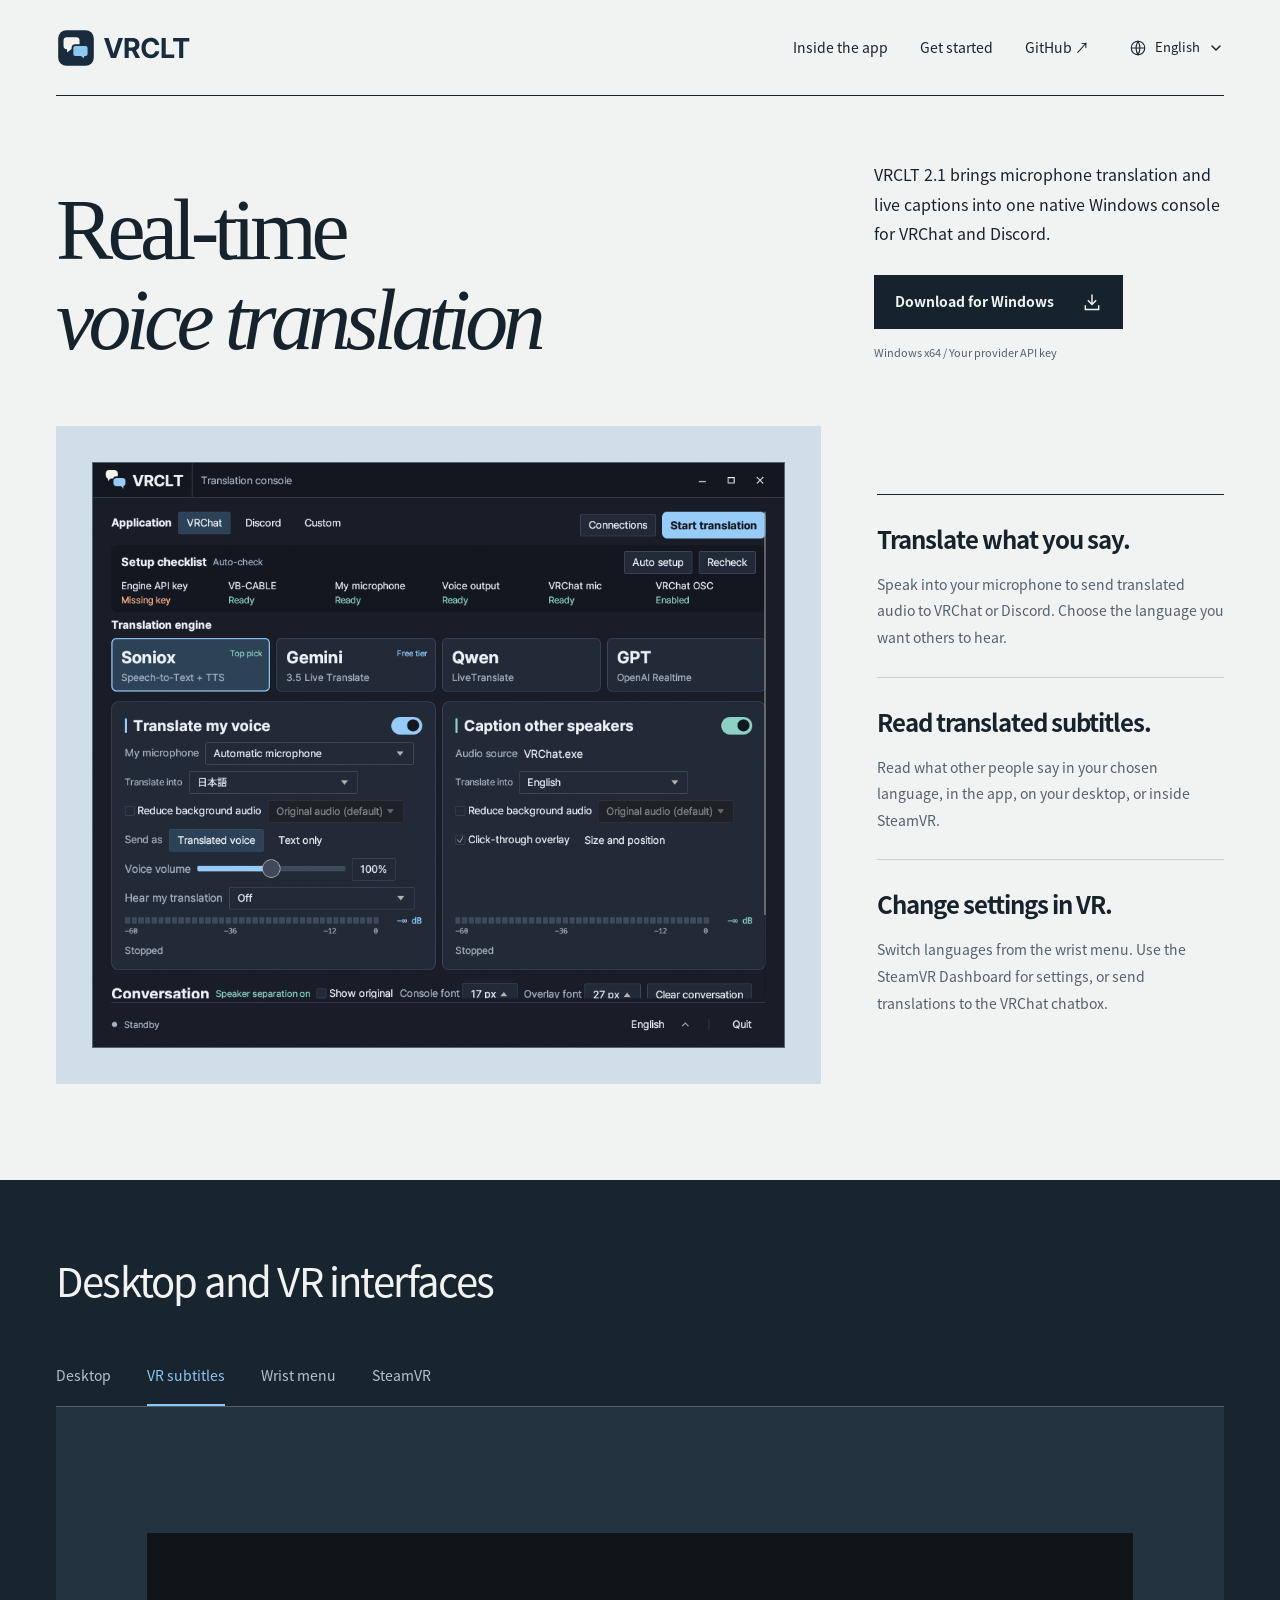
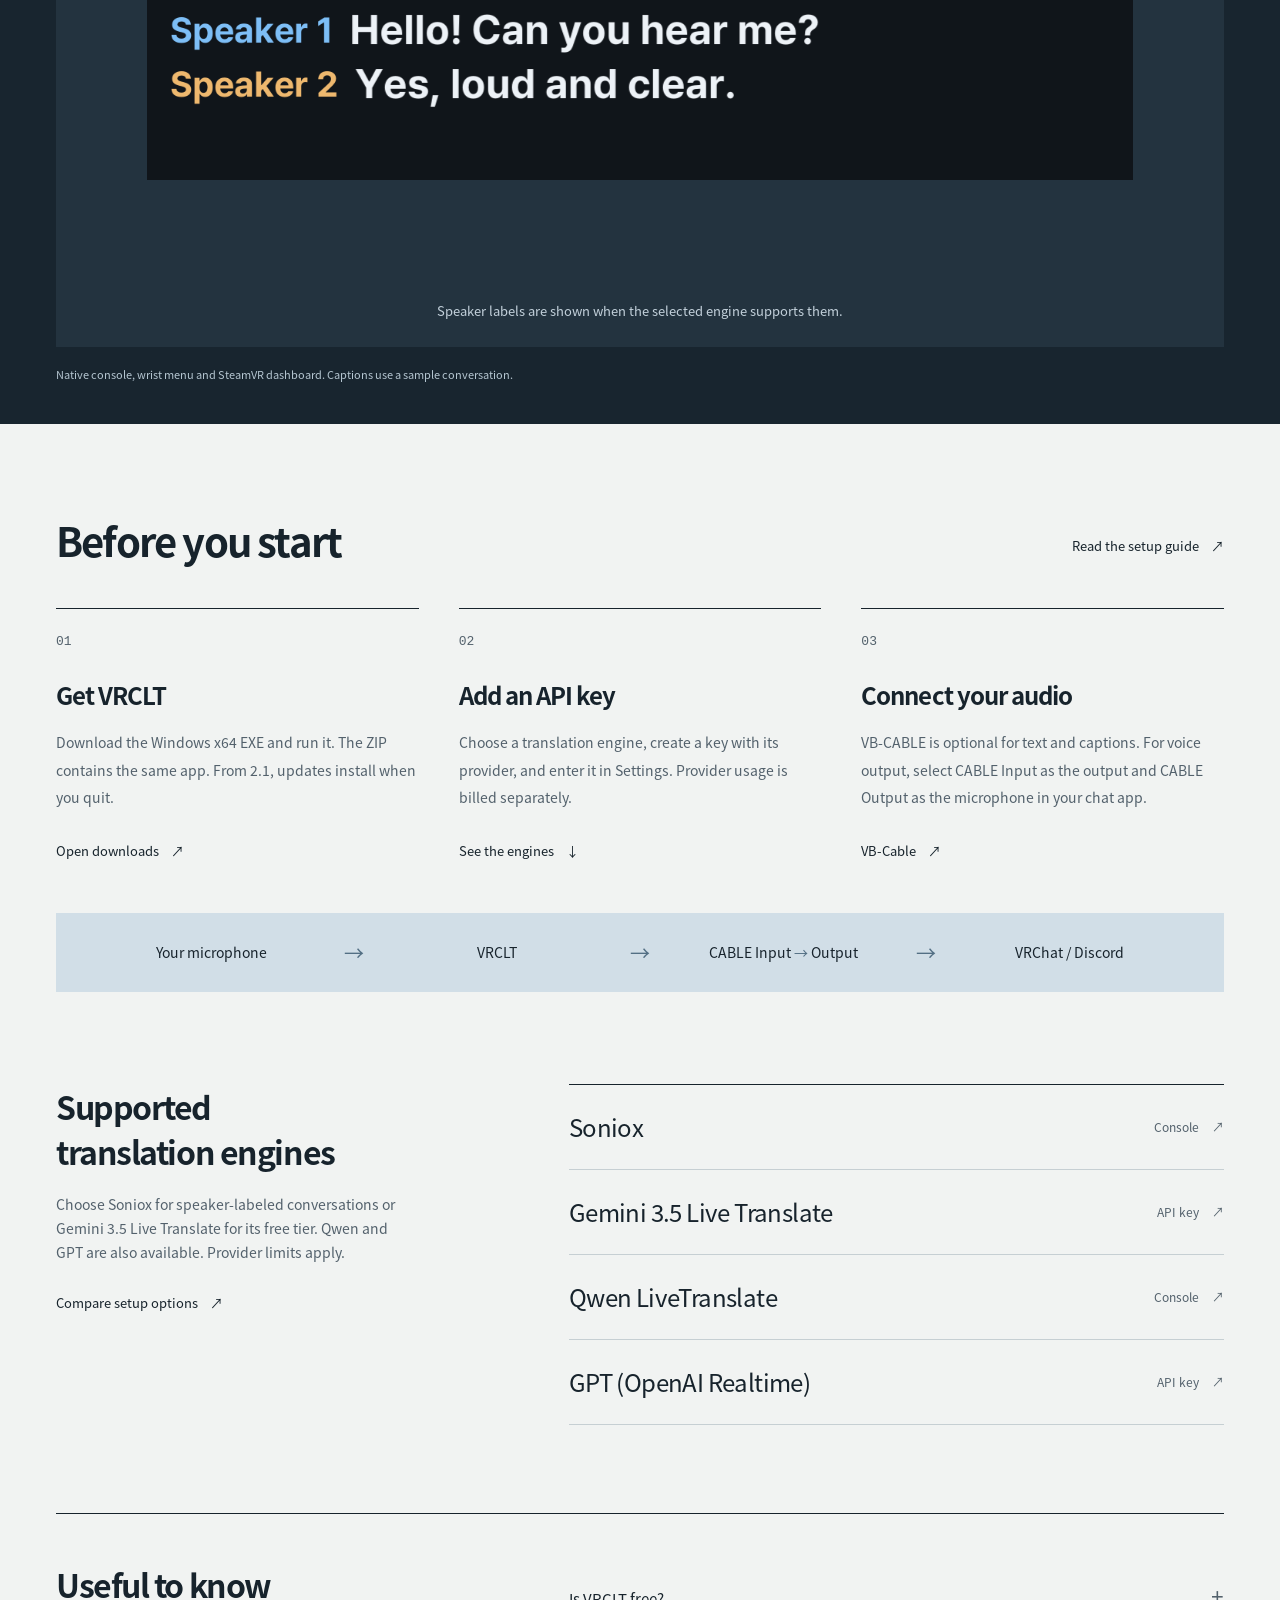
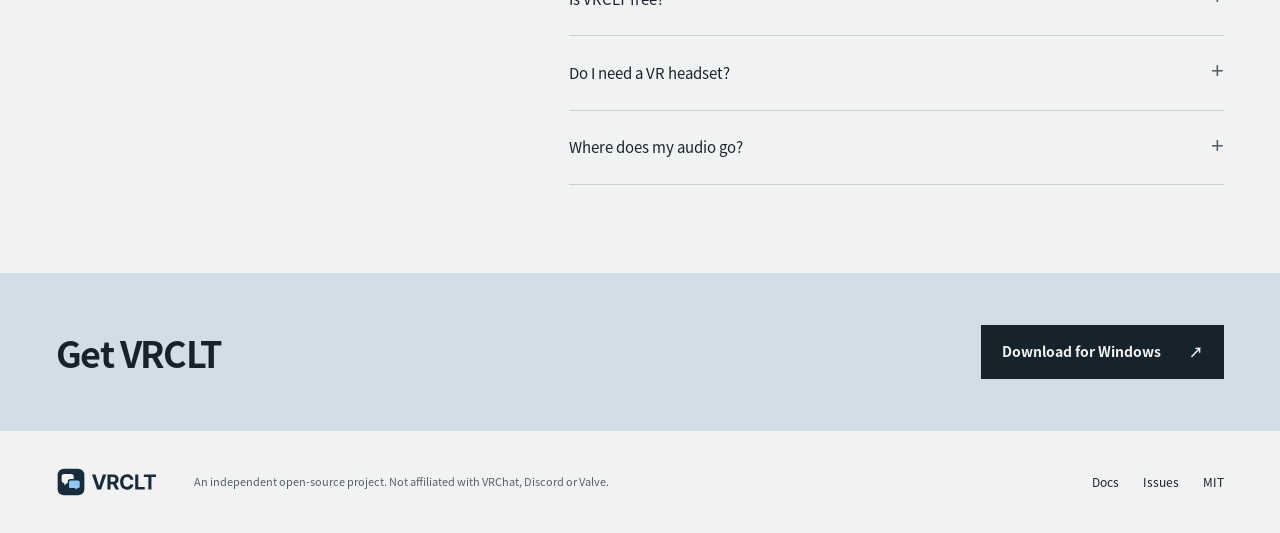
<file: index.html>
<!doctype html>
<html lang="en" data-site-version="2d7c2fb73b1d" data-auto-language>
<head>
  <meta charset="utf-8">
  <meta name="viewport" content="width=device-width, initial-scale=1">
  <meta name="google" content="notranslate">
  <meta name="theme-color" content="#192c3d">
  <title>VRCLT — Voice translation for VRChat and Discord</title>
  <meta name="description" content="VRCLT 2.1 brings microphone translation and live captions into one native Windows console for VRChat and Discord.">
  <link rel="canonical" href="https://vrclt.github.io/en/">
  <link rel="alternate" hreflang="en" href="https://vrclt.github.io/en/">
  <link rel="alternate" hreflang="ko" href="https://vrclt.github.io/ko/">
  <link rel="alternate" hreflang="ja" href="https://vrclt.github.io/ja/">
  <link rel="alternate" hreflang="zh-Hans" href="https://vrclt.github.io/zh/">
  <link rel="alternate" hreflang="zh-Hant" href="https://vrclt.github.io/zh-hant/">
  <link rel="alternate" hreflang="x-default" href="https://vrclt.github.io/">
  <meta property="og:type" content="website">
  <meta property="og:title" content="VRCLT — Voice translation for VRChat and Discord">
  <meta property="og:description" content="VRCLT 2.1 brings microphone translation and live captions into one native Windows console for VRChat and Discord.">
  <meta property="og:url" content="https://vrclt.github.io/en/">
  <meta property="og:image" content="https://vrclt.github.io/assets/social.png">
  <meta property="og:image:width" content="1200">
  <meta property="og:image:height" content="630">
  <meta name="twitter:card" content="summary_large_image">
  <link rel="icon" href="./assets/icon.svg" type="image/svg+xml">
  <link rel="icon" href="./assets/icon.ico" sizes="any">
  <link rel="apple-touch-icon" href="./assets/apple-touch-icon.png">
  <script src="./locale.js?v=29fbffd200a1"></script>
  <link rel="preload" href="./assets/vrclt-sans-bold.woff2?v=a84a852ba93c" as="font" type="font/woff2" crossorigin>
  <link rel="stylesheet" href="./styles.css?v=07ea2a57adef">
  <script src="./app.js?v=d627b642f167" defer></script>
</head>
<body>
  <a class="skip-link" href="#main">Skip to content</a>
  <header class="site-header wrap">
    <a class="brand" href="./" aria-label="VRCLT home"><img src="./assets/logo-light.svg" width="153" height="45" alt="VRCLT"></a>
    <nav aria-label="Main navigation">
      <a href="#inside">Inside the app</a>
      <a href="#start">Get started</a>
      <a href="https://github.com/VRCLT/VRCLT">GitHub <span aria-hidden="true">↗</span></a>
    </nav>
    <details class="language-menu" translate="no">
      <summary aria-label="Choose language"><svg class="language-globe" viewBox="0 0 24 24" width="18" height="18" fill="none" stroke="currentColor" stroke-width="1.5" aria-hidden="true"><circle cx="12" cy="12" r="9"/><path d="M3 12h18M12 3a18 18 0 0 0 0 18 18 18 0 0 0 0-18Z"/></svg>English<svg class="language-chevron" viewBox="0 0 16 16" width="16" height="16" fill="none" stroke="currentColor" stroke-width="1.5" stroke-linecap="round" stroke-linejoin="round" aria-hidden="true"><path d="m4 6 4 4 4-4"/></svg></summary>
      <div class="language-links"><a href="./en/?v=2d7c2fb73b1d" data-language="en" lang="en" hreflang="en" aria-current="page">English</a><a href="./ko/?v=2d7c2fb73b1d" data-language="ko" lang="ko" hreflang="ko">한국어</a><a href="./ja/?v=2d7c2fb73b1d" data-language="ja" lang="ja" hreflang="ja">日本語</a><a href="./zh/?v=2d7c2fb73b1d" data-language="zh" lang="zh-Hans" hreflang="zh-Hans">简体中文</a><a href="./zh-hant/?v=2d7c2fb73b1d" data-language="zh-hant" lang="zh-Hant" hreflang="zh-Hant">繁體中文</a></div>
    </details>
  </header>

  <main id="main">
    <section class="hero wrap" aria-labelledby="hero-title">
      <div class="hero-heading">
        <h1 id="hero-title">Real-time<br><span>voice translation</span></h1>
        <div class="hero-copy">
        <p class="hero-description">VRCLT 2.1 brings microphone translation and live captions into one native Windows console for VRChat and Discord.</p>
        <div class="hero-actions">
          <a class="button button-primary" href="https://github.com/VRCLT/VRCLT/releases/latest">Download for Windows<svg viewBox="0 0 24 24" width="20" height="20" fill="none" stroke="currentColor" stroke-width="1.7" aria-hidden="true"><path d="M12 3v12m-5-5 5 5 5-5M4 16v5h16v-5"/></svg></a>
        </div>
        <p class="requirements">Windows x64 / Your provider API key</p>
        </div>
      </div>
    </section>

    <section class="cover wrap" aria-label="What VRCLT does">
      <figure class="cover-figure">
        <div class="cover-stage"><img src="./assets/native-console-en.png" alt="VRCLT desktop dashboard with translation, subtitles and microphone controls" width="980" height="828" fetchpriority="high"></div>
      </figure>
      <div class="ways">
        <article><h2>Translate what you say.</h2><p>Speak into your microphone to send translated audio to VRChat or Discord. Choose the language you want others to hear.</p></article>
        <article><h2>Read translated subtitles.</h2><p>Read what other people say in your chosen language, in the app, on your desktop, or inside SteamVR.</p></article>
        <article><h2>Change settings in VR.</h2><p>Switch languages from the wrist menu. Use the SteamVR Dashboard for settings, or send translations to the VRChat chatbox.</p></article>
      </div>
    </section>

    <section class="inside" id="inside" aria-labelledby="inside-title">
      <div class="wrap">
        <div class="section-heading"><h2 id="inside-title">Desktop and VR interfaces</h2></div>
        <div class="gallery-tabs" role="tablist" aria-label="App screenshots">
          <button type="button" role="tab" id="tab-desktop" aria-selected="false" aria-controls="panel-desktop" tabindex="-1">Desktop</button>
          <button type="button" role="tab" id="tab-subtitles" aria-selected="true" aria-controls="panel-subtitles" tabindex="0">VR subtitles</button>
          <button type="button" role="tab" id="tab-wrist" aria-selected="false" aria-controls="panel-wrist" tabindex="-1">Wrist menu</button>
          <button type="button" role="tab" id="tab-steamvr" aria-selected="false" aria-controls="panel-steamvr" tabindex="-1">SteamVR</button>
        </div>
        <div class="gallery">
          <figure role="tabpanel" id="panel-desktop" aria-labelledby="tab-desktop" tabindex="0" hidden><div class="gallery-stage"><img src="./assets/native-console-en.png" alt="VRCLT desktop dashboard with translation, subtitles and microphone controls" width="980" height="828" loading="lazy"></div></figure>
          <figure role="tabpanel" id="panel-subtitles" aria-labelledby="tab-subtitles" tabindex="0"><div class="gallery-stage gallery-stage-subtitles"><img src="./assets/native-subtitles-en.png" alt="VRCLT SteamVR subtitles with speaker labels" loading="lazy"></div><figcaption>Speaker labels are shown when the selected engine supports them.</figcaption></figure>
          <figure role="tabpanel" id="panel-wrist" aria-labelledby="tab-wrist" tabindex="0" hidden><div class="gallery-stage gallery-stage-wrist"><img src="./assets/native-wrist-en.png" alt="VRCLT wrist menu with translation and subtitle controls" width="720" height="480" loading="lazy"></div></figure>
          <figure role="tabpanel" id="panel-steamvr" aria-labelledby="tab-steamvr" tabindex="0" hidden><div class="gallery-stage"><img src="./assets/native-steamvr-dashboard-en.png" alt="VRCLT SteamVR Dashboard settings" width="960" height="484" loading="lazy"></div></figure>
        </div>
        <p class="gallery-note">Native console, wrist menu and SteamVR dashboard. Captions use a sample conversation.</p>
        <noscript><p>JavaScript is off. All screenshots are shown below.</p><style>.gallery-tabs{display:none}.gallery [hidden]{display:block!important}</style></noscript>
      </div>
    </section>

    <section class="start wrap" id="start" aria-labelledby="start-title">
      <div class="section-heading"><h2 id="start-title">Before you start</h2><a class="text-link" href="https://github.com/VRCLT/VRCLT/blob/main/README.md">Read the setup guide <span aria-hidden="true">↗</span></a></div>
      <ol class="steps">
        <li><h3>Get VRCLT</h3><p>Download the Windows x64 EXE and run it. The ZIP contains the same app. From 2.1, updates install when you quit.</p><a class="text-link" href="https://github.com/VRCLT/VRCLT/releases/latest">Open downloads <span aria-hidden="true">↗</span></a></li>
        <li><h3>Add an API key</h3><p>Choose a translation engine, create a key with its provider, and enter it in Settings. Provider usage is billed separately.</p><a class="text-link" href="#engines">See the engines <span aria-hidden="true">↓</span></a></li>
        <li><h3>Connect your audio</h3><p>VB-CABLE is optional for text and captions. For voice output, select CABLE Input as the output and CABLE Output as the microphone in your chat app.</p><a class="text-link" href="https://vb-audio.com/Cable/">VB-Cable <span aria-hidden="true">↗</span></a></li>
      </ol>
      <figure class="audio-route">
        <figcaption class="visually-hidden">Voice output routing</figcaption>
        <ol>
          <li>Your microphone</li>
          <li translate="no">VRCLT</li>
          <li translate="no">CABLE Input <span aria-hidden="true">→</span> Output</li>
          <li translate="no">VRChat / Discord</li>
        </ol>
      </figure>
    </section>

    <section class="engine-section wrap" id="engines" aria-labelledby="engines-title">
      <div class="engine-intro"><h2 id="engines-title">Supported translation engines</h2><p>Choose Soniox for speaker-labeled conversations or Gemini 3.5 Live Translate for its free tier. Qwen and GPT are also available. Provider limits apply.</p><a class="text-link" href="https://github.com/VRCLT/VRCLT/blob/main/README.md">Compare setup options <span aria-hidden="true">↗</span></a></div>
      <div class="engine-list">
        <a href="https://console.soniox.com/"><strong>Soniox</strong><span>Console <span aria-hidden="true">↗</span></span></a>
        <a href="https://aistudio.google.com/apikey"><strong>Gemini 3.5 Live Translate</strong><span>API key <span aria-hidden="true">↗</span></span></a>
        <a href="https://www.alibabacloud.com/product/modelstudio"><strong>Qwen LiveTranslate</strong><span>Console <span aria-hidden="true">↗</span></span></a>
        <a href="https://platform.openai.com/api-keys"><strong>GPT (OpenAI Realtime)</strong><span>API key <span aria-hidden="true">↗</span></span></a>
      </div>
    </section>

    <section class="faq wrap" aria-labelledby="faq-title"><h2 id="faq-title">Useful to know</h2><div class="faq-items">
      <details><summary>Is VRCLT free?<span aria-hidden="true">+</span></summary><p>The app is open source under the MIT license. Translation uses your own provider API key, and that provider may charge for usage. Check its rates and balance before starting.</p></details>
      <details><summary>Do I need a VR headset?<span aria-hidden="true">+</span></summary><p>No. You can use voice translation and desktop subtitles on Windows without a headset. SteamVR is needed for the VR overlays and wrist menu.</p></details>
      <details><summary>Where does my audio go?<span aria-hidden="true">+</span></summary><p>The app sends audio to the translation provider you select. Your API key and settings are saved locally on your PC. Read the selected provider&#x27;s data policies before use.</p></details>
    </div></section>

    <section class="closing"><div class="wrap"><h2>Get VRCLT</h2><a class="button button-primary" href="https://github.com/VRCLT/VRCLT/releases/latest">Download for Windows <span aria-hidden="true">↗</span></a></div></section>
  </main>

  <footer class="site-footer wrap"><a class="brand" href="./"><img src="./assets/logo-light.svg" width="119" height="35" alt="VRCLT"></a><p>An independent open-source project. Not affiliated with VRChat, Discord or Valve.</p><div><a href="https://github.com/VRCLT/VRCLT/blob/main/README.md">Docs</a><a href="https://github.com/VRCLT/VRCLT/issues">Issues</a><a href="https://github.com/VRCLT/VRCLT/blob/main/LICENSE">MIT</a></div></footer>
</body>
</html>
</file>
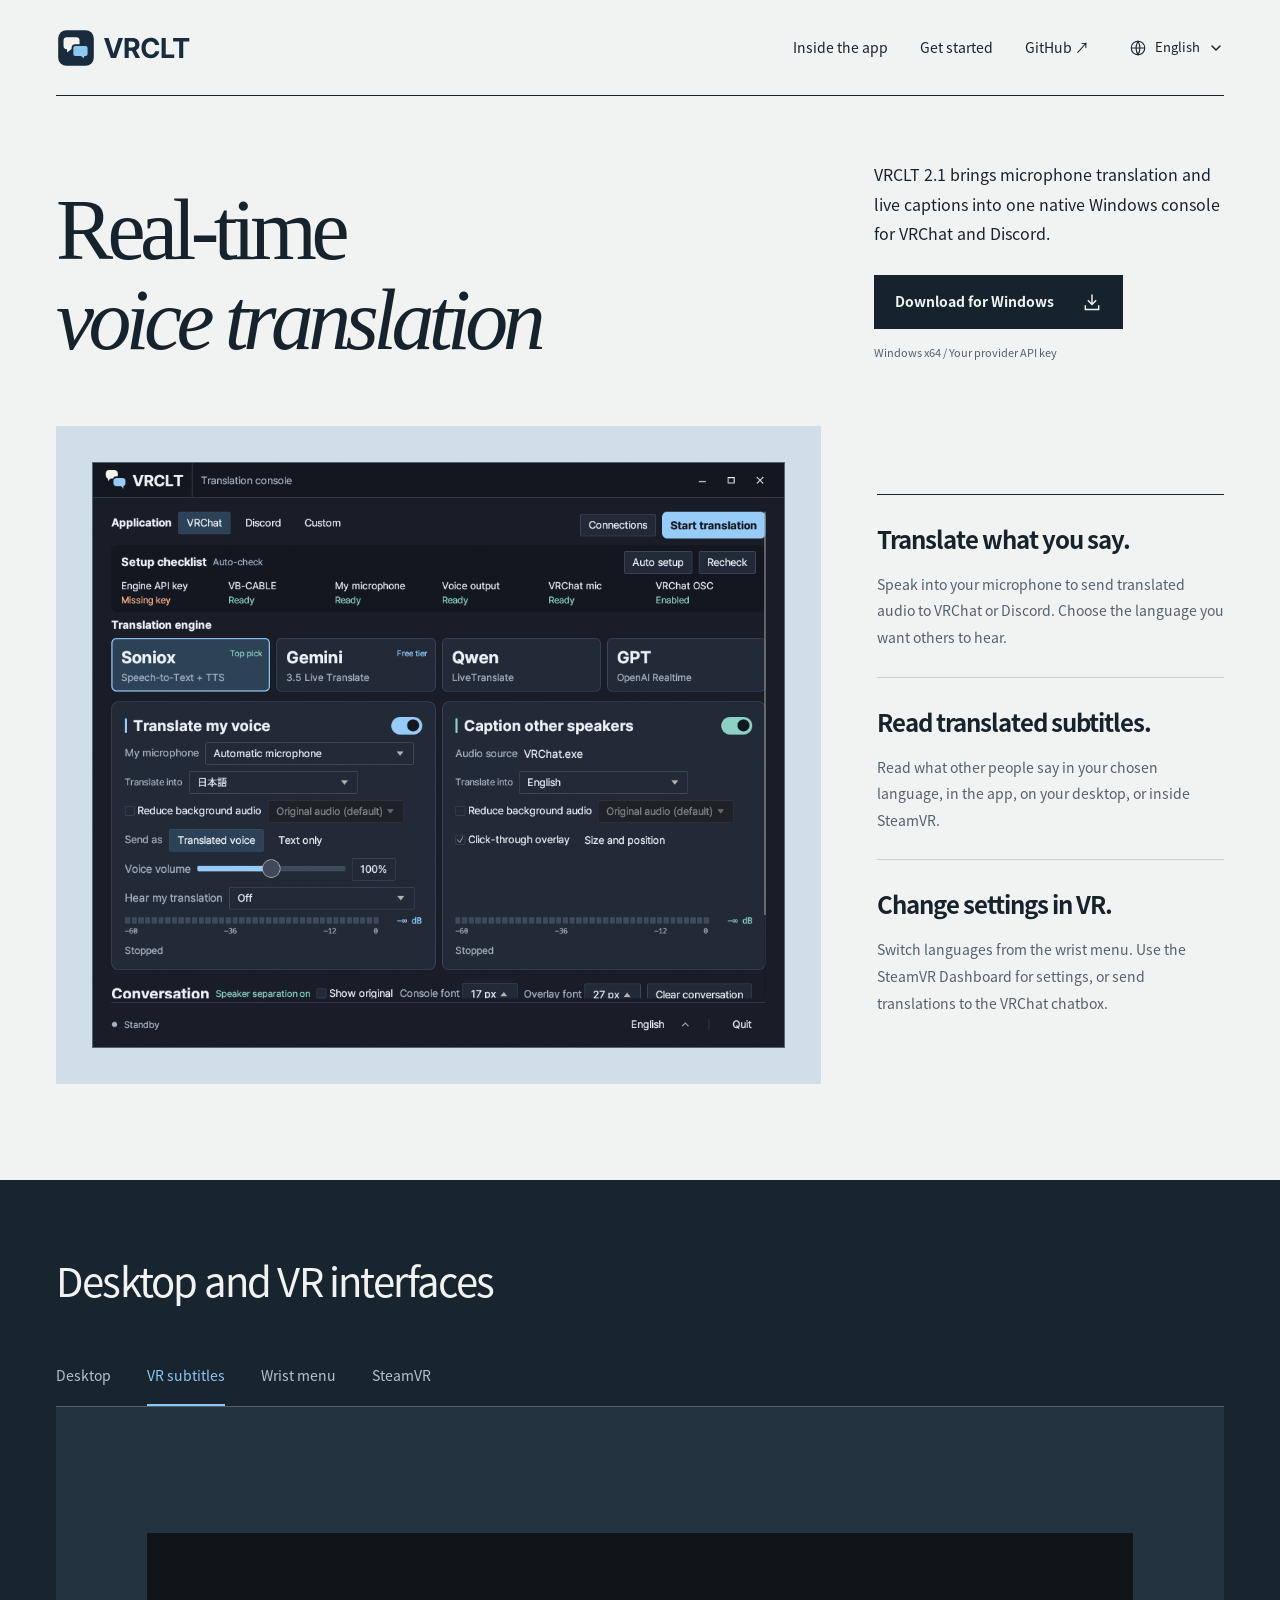
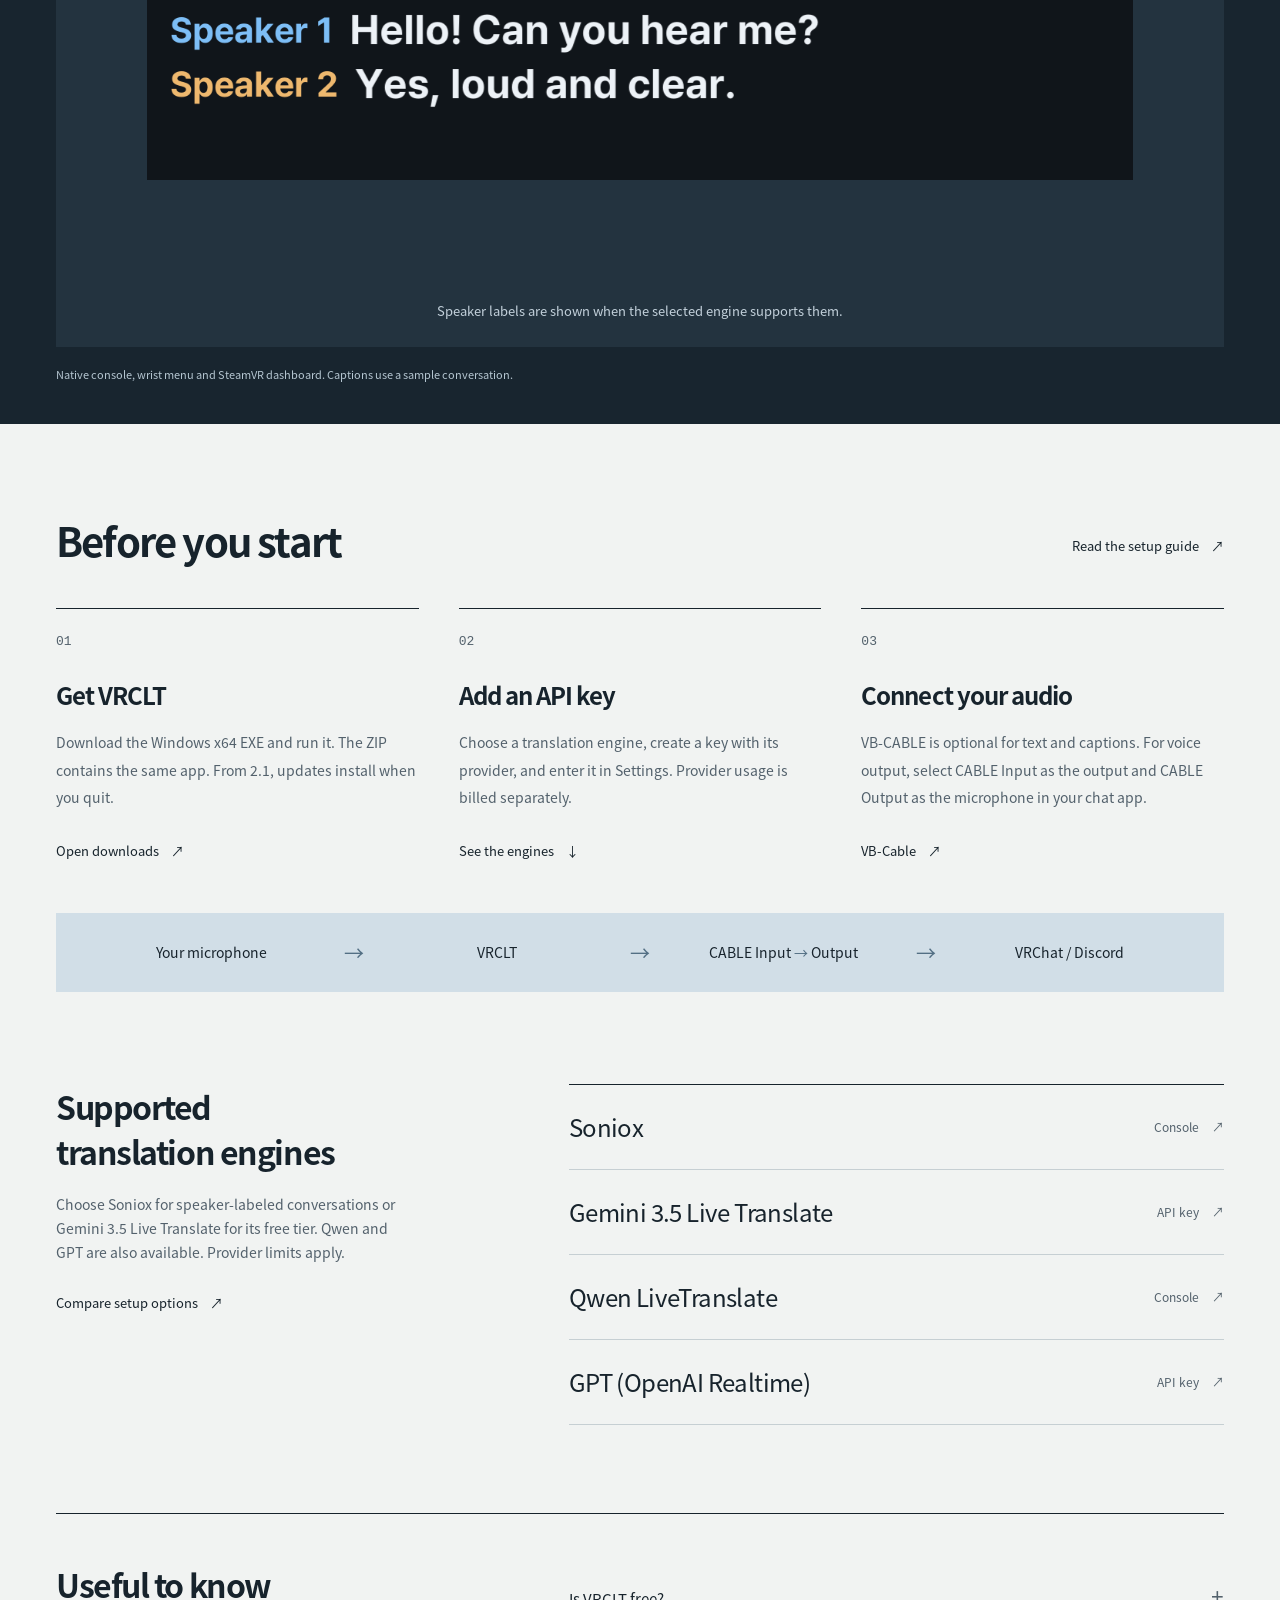
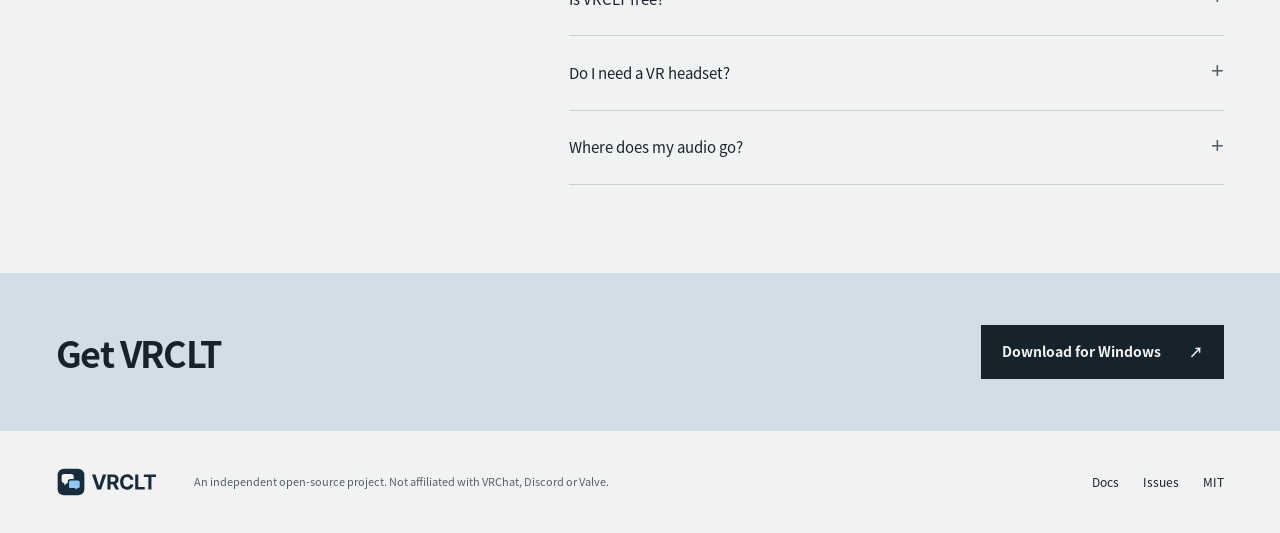
<file: en/index.html>
<!doctype html>
<html lang="en" data-site-version="2d7c2fb73b1d">
<head>
  <meta charset="utf-8">
  <meta name="viewport" content="width=device-width, initial-scale=1">
  <meta name="google" content="notranslate">
  <meta name="theme-color" content="#192c3d">
  <title>VRCLT — Voice translation for VRChat and Discord</title>
  <meta name="description" content="VRCLT 2.1 brings microphone translation and live captions into one native Windows console for VRChat and Discord.">
  <link rel="canonical" href="https://vrclt.github.io/en/">
  <link rel="alternate" hreflang="en" href="https://vrclt.github.io/en/">
  <link rel="alternate" hreflang="ko" href="https://vrclt.github.io/ko/">
  <link rel="alternate" hreflang="ja" href="https://vrclt.github.io/ja/">
  <link rel="alternate" hreflang="zh-Hans" href="https://vrclt.github.io/zh/">
  <link rel="alternate" hreflang="zh-Hant" href="https://vrclt.github.io/zh-hant/">
  <link rel="alternate" hreflang="x-default" href="https://vrclt.github.io/">
  <meta property="og:type" content="website">
  <meta property="og:title" content="VRCLT — Voice translation for VRChat and Discord">
  <meta property="og:description" content="VRCLT 2.1 brings microphone translation and live captions into one native Windows console for VRChat and Discord.">
  <meta property="og:url" content="https://vrclt.github.io/en/">
  <meta property="og:image" content="https://vrclt.github.io/assets/social.png">
  <meta property="og:image:width" content="1200">
  <meta property="og:image:height" content="630">
  <meta name="twitter:card" content="summary_large_image">
  <link rel="icon" href="../assets/icon.svg" type="image/svg+xml">
  <link rel="icon" href="../assets/icon.ico" sizes="any">
  <link rel="apple-touch-icon" href="../assets/apple-touch-icon.png">
  <script src="../locale.js?v=29fbffd200a1"></script>
  <link rel="preload" href="../assets/vrclt-sans-bold.woff2?v=a84a852ba93c" as="font" type="font/woff2" crossorigin>
  <link rel="stylesheet" href="../styles.css?v=07ea2a57adef">
  <script src="../app.js?v=d627b642f167" defer></script>
</head>
<body>
  <a class="skip-link" href="#main">Skip to content</a>
  <header class="site-header wrap">
    <a class="brand" href="./" aria-label="VRCLT home"><img src="../assets/logo-light.svg" width="153" height="45" alt="VRCLT"></a>
    <nav aria-label="Main navigation">
      <a href="#inside">Inside the app</a>
      <a href="#start">Get started</a>
      <a href="https://github.com/VRCLT/VRCLT">GitHub <span aria-hidden="true">↗</span></a>
    </nav>
    <details class="language-menu" translate="no">
      <summary aria-label="Choose language"><svg class="language-globe" viewBox="0 0 24 24" width="18" height="18" fill="none" stroke="currentColor" stroke-width="1.5" aria-hidden="true"><circle cx="12" cy="12" r="9"/><path d="M3 12h18M12 3a18 18 0 0 0 0 18 18 18 0 0 0 0-18Z"/></svg>English<svg class="language-chevron" viewBox="0 0 16 16" width="16" height="16" fill="none" stroke="currentColor" stroke-width="1.5" stroke-linecap="round" stroke-linejoin="round" aria-hidden="true"><path d="m4 6 4 4 4-4"/></svg></summary>
      <div class="language-links"><a href="../en/?v=2d7c2fb73b1d" data-language="en" lang="en" hreflang="en" aria-current="page">English</a><a href="../ko/?v=2d7c2fb73b1d" data-language="ko" lang="ko" hreflang="ko">한국어</a><a href="../ja/?v=2d7c2fb73b1d" data-language="ja" lang="ja" hreflang="ja">日本語</a><a href="../zh/?v=2d7c2fb73b1d" data-language="zh" lang="zh-Hans" hreflang="zh-Hans">简体中文</a><a href="../zh-hant/?v=2d7c2fb73b1d" data-language="zh-hant" lang="zh-Hant" hreflang="zh-Hant">繁體中文</a></div>
    </details>
  </header>

  <main id="main">
    <section class="hero wrap" aria-labelledby="hero-title">
      <div class="hero-heading">
        <h1 id="hero-title">Real-time<br><span>voice translation</span></h1>
        <div class="hero-copy">
        <p class="hero-description">VRCLT 2.1 brings microphone translation and live captions into one native Windows console for VRChat and Discord.</p>
        <div class="hero-actions">
          <a class="button button-primary" href="https://github.com/VRCLT/VRCLT/releases/latest">Download for Windows<svg viewBox="0 0 24 24" width="20" height="20" fill="none" stroke="currentColor" stroke-width="1.7" aria-hidden="true"><path d="M12 3v12m-5-5 5 5 5-5M4 16v5h16v-5"/></svg></a>
        </div>
        <p class="requirements">Windows x64 / Your provider API key</p>
        </div>
      </div>
    </section>

    <section class="cover wrap" aria-label="What VRCLT does">
      <figure class="cover-figure">
        <div class="cover-stage"><img src="../assets/native-console-en.png" alt="VRCLT desktop dashboard with translation, subtitles and microphone controls" width="980" height="828" fetchpriority="high"></div>
      </figure>
      <div class="ways">
        <article><h2>Translate what you say.</h2><p>Speak into your microphone to send translated audio to VRChat or Discord. Choose the language you want others to hear.</p></article>
        <article><h2>Read translated subtitles.</h2><p>Read what other people say in your chosen language, in the app, on your desktop, or inside SteamVR.</p></article>
        <article><h2>Change settings in VR.</h2><p>Switch languages from the wrist menu. Use the SteamVR Dashboard for settings, or send translations to the VRChat chatbox.</p></article>
      </div>
    </section>

    <section class="inside" id="inside" aria-labelledby="inside-title">
      <div class="wrap">
        <div class="section-heading"><h2 id="inside-title">Desktop and VR interfaces</h2></div>
        <div class="gallery-tabs" role="tablist" aria-label="App screenshots">
          <button type="button" role="tab" id="tab-desktop" aria-selected="false" aria-controls="panel-desktop" tabindex="-1">Desktop</button>
          <button type="button" role="tab" id="tab-subtitles" aria-selected="true" aria-controls="panel-subtitles" tabindex="0">VR subtitles</button>
          <button type="button" role="tab" id="tab-wrist" aria-selected="false" aria-controls="panel-wrist" tabindex="-1">Wrist menu</button>
          <button type="button" role="tab" id="tab-steamvr" aria-selected="false" aria-controls="panel-steamvr" tabindex="-1">SteamVR</button>
        </div>
        <div class="gallery">
          <figure role="tabpanel" id="panel-desktop" aria-labelledby="tab-desktop" tabindex="0" hidden><div class="gallery-stage"><img src="../assets/native-console-en.png" alt="VRCLT desktop dashboard with translation, subtitles and microphone controls" width="980" height="828" loading="lazy"></div></figure>
          <figure role="tabpanel" id="panel-subtitles" aria-labelledby="tab-subtitles" tabindex="0"><div class="gallery-stage gallery-stage-subtitles"><img src="../assets/native-subtitles-en.png" alt="VRCLT SteamVR subtitles with speaker labels" loading="lazy"></div><figcaption>Speaker labels are shown when the selected engine supports them.</figcaption></figure>
          <figure role="tabpanel" id="panel-wrist" aria-labelledby="tab-wrist" tabindex="0" hidden><div class="gallery-stage gallery-stage-wrist"><img src="../assets/native-wrist-en.png" alt="VRCLT wrist menu with translation and subtitle controls" width="720" height="480" loading="lazy"></div></figure>
          <figure role="tabpanel" id="panel-steamvr" aria-labelledby="tab-steamvr" tabindex="0" hidden><div class="gallery-stage"><img src="../assets/native-steamvr-dashboard-en.png" alt="VRCLT SteamVR Dashboard settings" width="960" height="484" loading="lazy"></div></figure>
        </div>
        <p class="gallery-note">Native console, wrist menu and SteamVR dashboard. Captions use a sample conversation.</p>
        <noscript><p>JavaScript is off. All screenshots are shown below.</p><style>.gallery-tabs{display:none}.gallery [hidden]{display:block!important}</style></noscript>
      </div>
    </section>

    <section class="start wrap" id="start" aria-labelledby="start-title">
      <div class="section-heading"><h2 id="start-title">Before you start</h2><a class="text-link" href="https://github.com/VRCLT/VRCLT/blob/main/README.md">Read the setup guide <span aria-hidden="true">↗</span></a></div>
      <ol class="steps">
        <li><h3>Get VRCLT</h3><p>Download the Windows x64 EXE and run it. The ZIP contains the same app. From 2.1, updates install when you quit.</p><a class="text-link" href="https://github.com/VRCLT/VRCLT/releases/latest">Open downloads <span aria-hidden="true">↗</span></a></li>
        <li><h3>Add an API key</h3><p>Choose a translation engine, create a key with its provider, and enter it in Settings. Provider usage is billed separately.</p><a class="text-link" href="#engines">See the engines <span aria-hidden="true">↓</span></a></li>
        <li><h3>Connect your audio</h3><p>VB-CABLE is optional for text and captions. For voice output, select CABLE Input as the output and CABLE Output as the microphone in your chat app.</p><a class="text-link" href="https://vb-audio.com/Cable/">VB-Cable <span aria-hidden="true">↗</span></a></li>
      </ol>
      <figure class="audio-route">
        <figcaption class="visually-hidden">Voice output routing</figcaption>
        <ol>
          <li>Your microphone</li>
          <li translate="no">VRCLT</li>
          <li translate="no">CABLE Input <span aria-hidden="true">→</span> Output</li>
          <li translate="no">VRChat / Discord</li>
        </ol>
      </figure>
    </section>

    <section class="engine-section wrap" id="engines" aria-labelledby="engines-title">
      <div class="engine-intro"><h2 id="engines-title">Supported translation engines</h2><p>Choose Soniox for speaker-labeled conversations or Gemini 3.5 Live Translate for its free tier. Qwen and GPT are also available. Provider limits apply.</p><a class="text-link" href="https://github.com/VRCLT/VRCLT/blob/main/README.md">Compare setup options <span aria-hidden="true">↗</span></a></div>
      <div class="engine-list">
        <a href="https://console.soniox.com/"><strong>Soniox</strong><span>Console <span aria-hidden="true">↗</span></span></a>
        <a href="https://aistudio.google.com/apikey"><strong>Gemini 3.5 Live Translate</strong><span>API key <span aria-hidden="true">↗</span></span></a>
        <a href="https://www.alibabacloud.com/product/modelstudio"><strong>Qwen LiveTranslate</strong><span>Console <span aria-hidden="true">↗</span></span></a>
        <a href="https://platform.openai.com/api-keys"><strong>GPT (OpenAI Realtime)</strong><span>API key <span aria-hidden="true">↗</span></span></a>
      </div>
    </section>

    <section class="faq wrap" aria-labelledby="faq-title"><h2 id="faq-title">Useful to know</h2><div class="faq-items">
      <details><summary>Is VRCLT free?<span aria-hidden="true">+</span></summary><p>The app is open source under the MIT license. Translation uses your own provider API key, and that provider may charge for usage. Check its rates and balance before starting.</p></details>
      <details><summary>Do I need a VR headset?<span aria-hidden="true">+</span></summary><p>No. You can use voice translation and desktop subtitles on Windows without a headset. SteamVR is needed for the VR overlays and wrist menu.</p></details>
      <details><summary>Where does my audio go?<span aria-hidden="true">+</span></summary><p>The app sends audio to the translation provider you select. Your API key and settings are saved locally on your PC. Read the selected provider&#x27;s data policies before use.</p></details>
    </div></section>

    <section class="closing"><div class="wrap"><h2>Get VRCLT</h2><a class="button button-primary" href="https://github.com/VRCLT/VRCLT/releases/latest">Download for Windows <span aria-hidden="true">↗</span></a></div></section>
  </main>

  <footer class="site-footer wrap"><a class="brand" href="./"><img src="../assets/logo-light.svg" width="119" height="35" alt="VRCLT"></a><p>An independent open-source project. Not affiliated with VRChat, Discord or Valve.</p><div><a href="https://github.com/VRCLT/VRCLT/blob/main/README.md">Docs</a><a href="https://github.com/VRCLT/VRCLT/issues">Issues</a><a href="https://github.com/VRCLT/VRCLT/blob/main/LICENSE">MIT</a></div></footer>
</body>
</html>
</file>
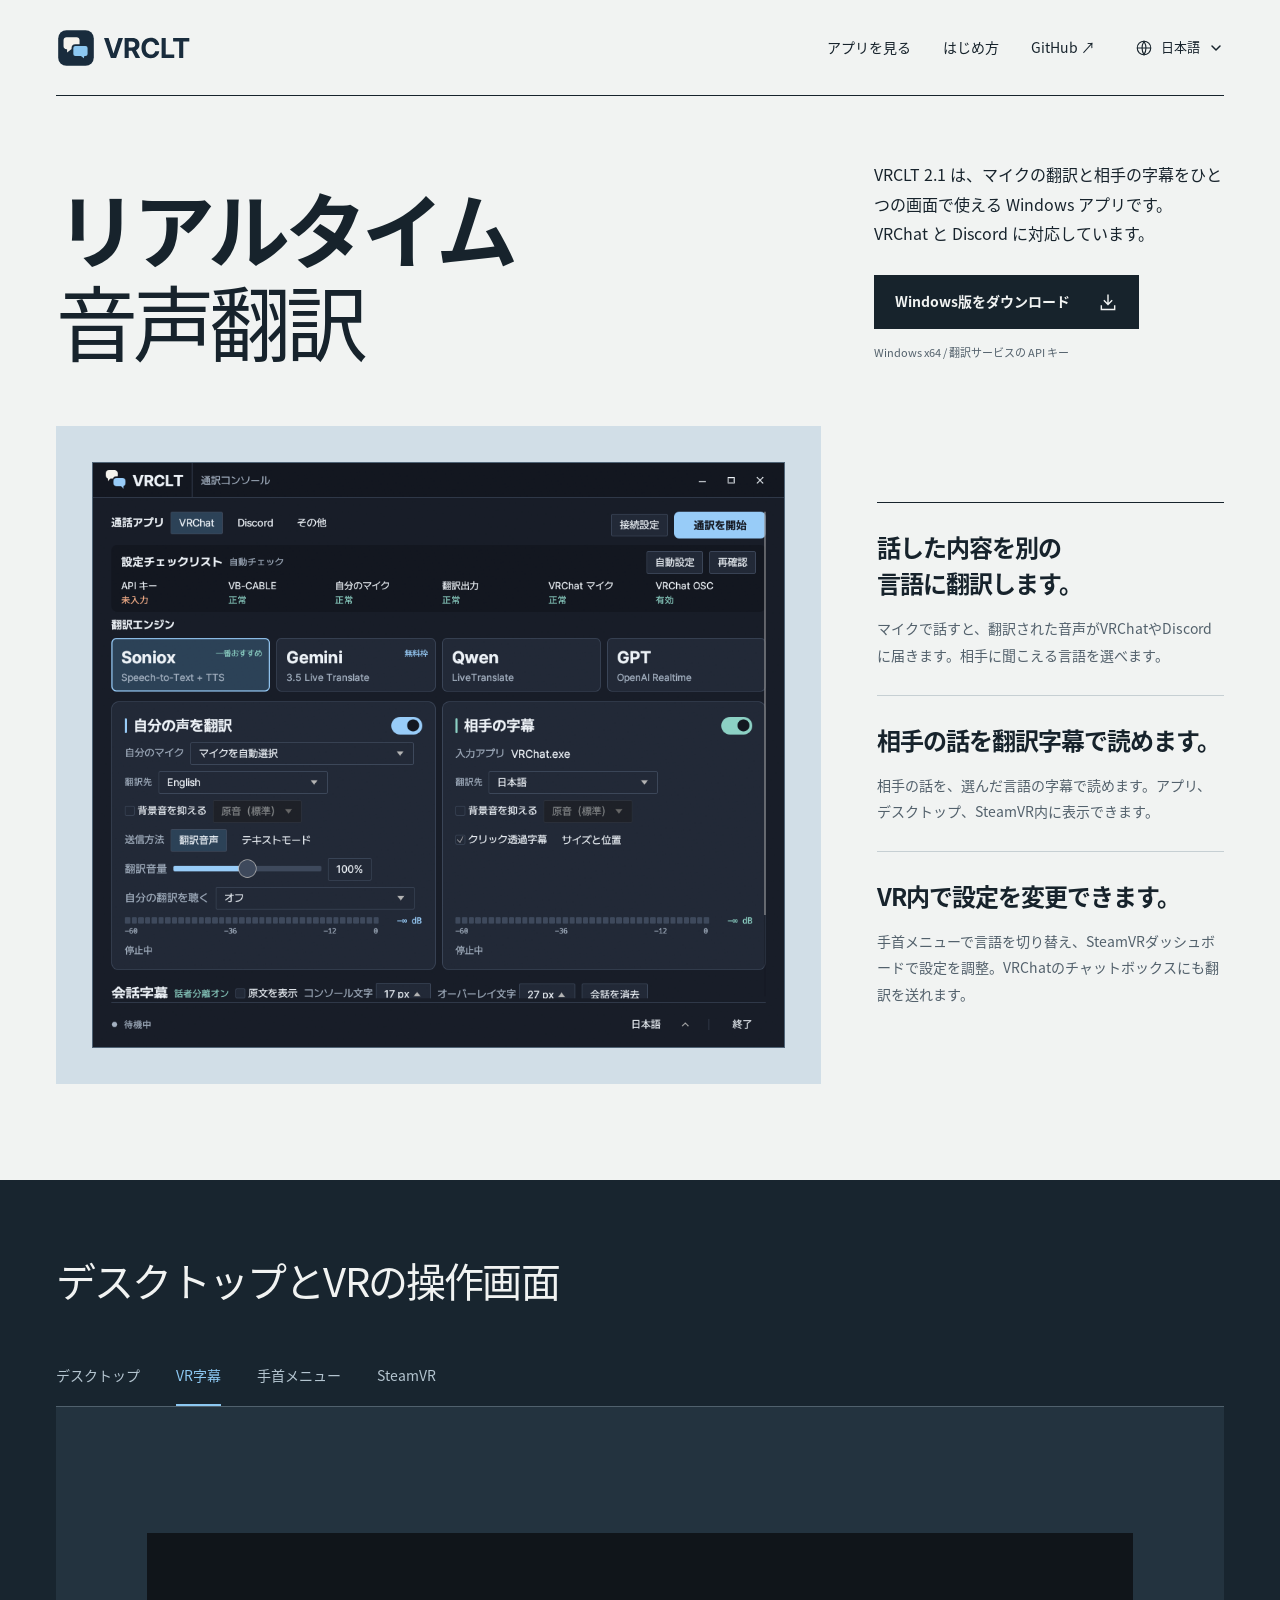
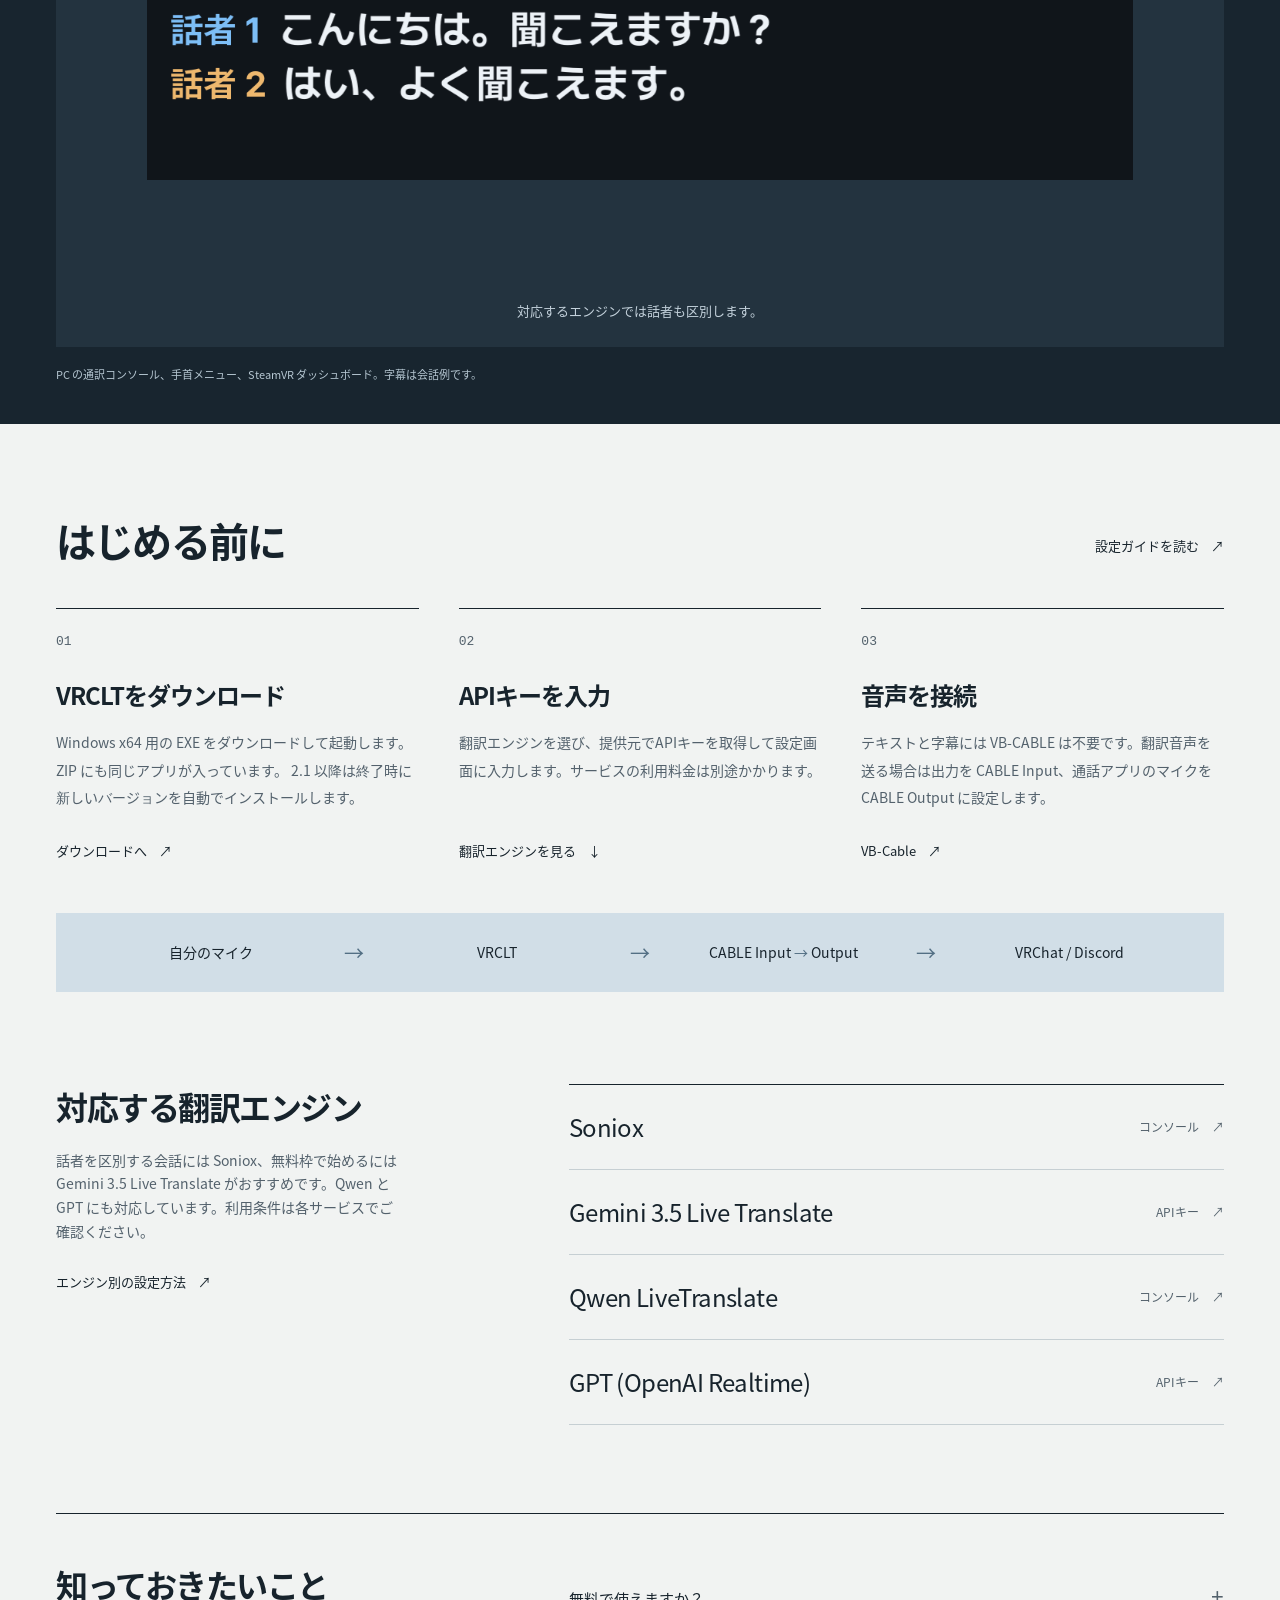
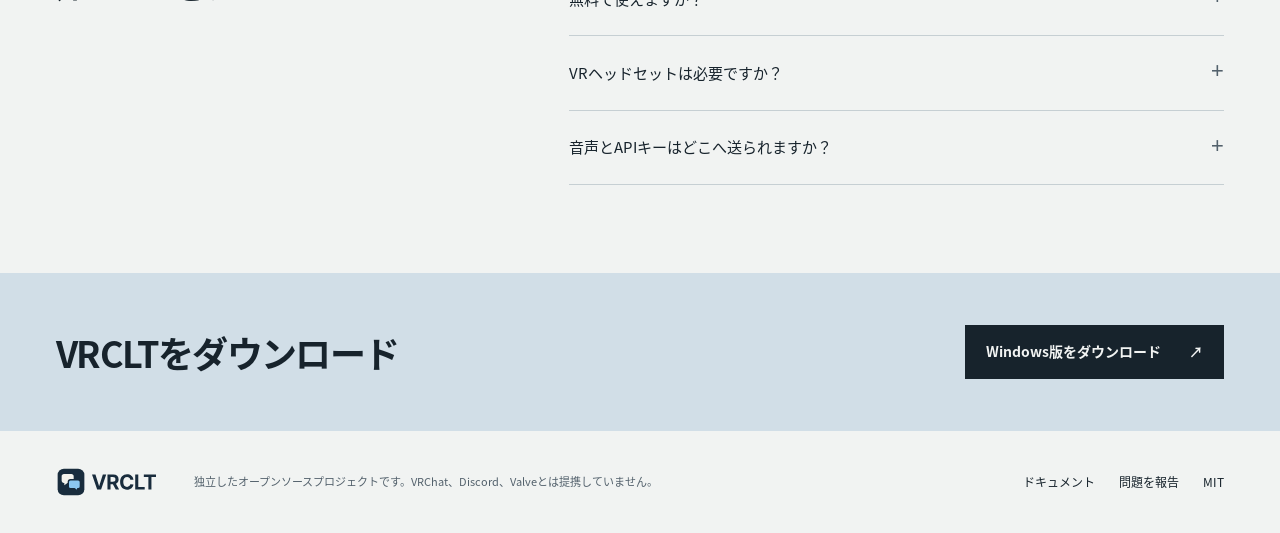
<file: ja/index.html>
<!doctype html>
<html lang="ja" data-site-version="2d7c2fb73b1d">
<head>
  <meta charset="utf-8">
  <meta name="viewport" content="width=device-width, initial-scale=1">
  <meta name="google" content="notranslate">
  <meta name="theme-color" content="#192c3d">
  <title>VRCLT — VRChat・Discordのリアルタイム音声翻訳</title>
  <meta name="description" content="VRCLT 2.1 は、マイクの翻訳と相手の字幕をひとつの画面で使える Windows アプリです。VRChat と Discord に対応しています。">
  <link rel="canonical" href="https://vrclt.github.io/ja/">
  <link rel="alternate" hreflang="en" href="https://vrclt.github.io/en/">
  <link rel="alternate" hreflang="ko" href="https://vrclt.github.io/ko/">
  <link rel="alternate" hreflang="ja" href="https://vrclt.github.io/ja/">
  <link rel="alternate" hreflang="zh-Hans" href="https://vrclt.github.io/zh/">
  <link rel="alternate" hreflang="zh-Hant" href="https://vrclt.github.io/zh-hant/">
  <link rel="alternate" hreflang="x-default" href="https://vrclt.github.io/">
  <meta property="og:type" content="website">
  <meta property="og:title" content="VRCLT — VRChat・Discordのリアルタイム音声翻訳">
  <meta property="og:description" content="VRCLT 2.1 は、マイクの翻訳と相手の字幕をひとつの画面で使える Windows アプリです。VRChat と Discord に対応しています。">
  <meta property="og:url" content="https://vrclt.github.io/ja/">
  <meta property="og:image" content="https://vrclt.github.io/assets/social.png">
  <meta property="og:image:width" content="1200">
  <meta property="og:image:height" content="630">
  <meta name="twitter:card" content="summary_large_image">
  <link rel="icon" href="../assets/icon.svg" type="image/svg+xml">
  <link rel="icon" href="../assets/icon.ico" sizes="any">
  <link rel="apple-touch-icon" href="../assets/apple-touch-icon.png">
  <script src="../locale.js?v=29fbffd200a1"></script>
  <link rel="preload" href="../assets/vrclt-sans-bold.woff2?v=a84a852ba93c" as="font" type="font/woff2" crossorigin>
  <link rel="stylesheet" href="../styles.css?v=07ea2a57adef">
  <script src="../app.js?v=d627b642f167" defer></script>
</head>
<body>
  <a class="skip-link" href="#main">本文へ移動</a>
  <header class="site-header wrap">
    <a class="brand" href="./" aria-label="VRCLT ホーム"><img src="../assets/logo-light.svg" width="153" height="45" alt="VRCLT"></a>
    <nav aria-label="メインメニュー">
      <a href="#inside">アプリを見る</a>
      <a href="#start">はじめ方</a>
      <a href="https://github.com/VRCLT/VRCLT">GitHub <span aria-hidden="true">↗</span></a>
    </nav>
    <details class="language-menu" translate="no">
      <summary aria-label="言語を選択"><svg class="language-globe" viewBox="0 0 24 24" width="18" height="18" fill="none" stroke="currentColor" stroke-width="1.5" aria-hidden="true"><circle cx="12" cy="12" r="9"/><path d="M3 12h18M12 3a18 18 0 0 0 0 18 18 18 0 0 0 0-18Z"/></svg>日本語<svg class="language-chevron" viewBox="0 0 16 16" width="16" height="16" fill="none" stroke="currentColor" stroke-width="1.5" stroke-linecap="round" stroke-linejoin="round" aria-hidden="true"><path d="m4 6 4 4 4-4"/></svg></summary>
      <div class="language-links"><a href="../en/?v=2d7c2fb73b1d" data-language="en" lang="en" hreflang="en">English</a><a href="../ko/?v=2d7c2fb73b1d" data-language="ko" lang="ko" hreflang="ko">한국어</a><a href="../ja/?v=2d7c2fb73b1d" data-language="ja" lang="ja" hreflang="ja" aria-current="page">日本語</a><a href="../zh/?v=2d7c2fb73b1d" data-language="zh" lang="zh-Hans" hreflang="zh-Hans">简体中文</a><a href="../zh-hant/?v=2d7c2fb73b1d" data-language="zh-hant" lang="zh-Hant" hreflang="zh-Hant">繁體中文</a></div>
    </details>
  </header>

  <main id="main">
    <section class="hero wrap" aria-labelledby="hero-title">
      <div class="hero-heading">
        <h1 id="hero-title">リアルタイム<br><span>音声翻訳</span></h1>
        <div class="hero-copy">
        <p class="hero-description">VRCLT 2.1 は、マイクの翻訳と相手の字幕をひとつの画面で使える Windows アプリです。VRChat と Discord に対応しています。</p>
        <div class="hero-actions">
          <a class="button button-primary" href="https://github.com/VRCLT/VRCLT/releases/latest">Windows版をダウンロード<svg viewBox="0 0 24 24" width="20" height="20" fill="none" stroke="currentColor" stroke-width="1.7" aria-hidden="true"><path d="M12 3v12m-5-5 5 5 5-5M4 16v5h16v-5"/></svg></a>
        </div>
        <p class="requirements">Windows x64 / 翻訳サービスの API キー</p>
        </div>
      </div>
    </section>

    <section class="cover wrap" aria-label="VRCLTでできること">
      <figure class="cover-figure">
        <div class="cover-stage"><img src="../assets/native-console-ja.png" alt="翻訳・字幕・マイクを操作するVRCLTのダッシュボード" width="980" height="828" fetchpriority="high"></div>
      </figure>
      <div class="ways">
        <article><h2>話した内容を別の言語に翻訳します。</h2><p>マイクで話すと、翻訳された音声がVRChatやDiscordに届きます。相手に聞こえる言語を選べます。</p></article>
        <article><h2>相手の話を翻訳字幕で読めます。</h2><p>相手の話を、選んだ言語の字幕で読めます。アプリ、デスクトップ、SteamVR内に表示できます。</p></article>
        <article><h2>VR内で設定を変更できます。</h2><p>手首メニューで言語を切り替え、SteamVRダッシュボードで設定を調整。VRChatのチャットボックスにも翻訳を送れます。</p></article>
      </div>
    </section>

    <section class="inside" id="inside" aria-labelledby="inside-title">
      <div class="wrap">
        <div class="section-heading"><h2 id="inside-title">デスクトップとVRの操作画面</h2></div>
        <div class="gallery-tabs" role="tablist" aria-label="アプリ画面を選択">
          <button type="button" role="tab" id="tab-desktop" aria-selected="false" aria-controls="panel-desktop" tabindex="-1">デスクトップ</button>
          <button type="button" role="tab" id="tab-subtitles" aria-selected="true" aria-controls="panel-subtitles" tabindex="0">VR字幕</button>
          <button type="button" role="tab" id="tab-wrist" aria-selected="false" aria-controls="panel-wrist" tabindex="-1">手首メニュー</button>
          <button type="button" role="tab" id="tab-steamvr" aria-selected="false" aria-controls="panel-steamvr" tabindex="-1">SteamVR</button>
        </div>
        <div class="gallery">
          <figure role="tabpanel" id="panel-desktop" aria-labelledby="tab-desktop" tabindex="0" hidden><div class="gallery-stage"><img src="../assets/native-console-ja.png" alt="翻訳・字幕・マイクを操作するVRCLTのダッシュボード" width="980" height="828" loading="lazy"></div></figure>
          <figure role="tabpanel" id="panel-subtitles" aria-labelledby="tab-subtitles" tabindex="0"><div class="gallery-stage gallery-stage-subtitles"><img src="../assets/native-subtitles-ja.png" alt="話者ラベル付きのVRCLT SteamVR字幕" loading="lazy"></div><figcaption>対応するエンジンでは話者も区別します。</figcaption></figure>
          <figure role="tabpanel" id="panel-wrist" aria-labelledby="tab-wrist" tabindex="0" hidden><div class="gallery-stage gallery-stage-wrist"><img src="../assets/native-wrist-ja.png" alt="翻訳と字幕を切り替えるVRCLTの手首メニュー" width="720" height="480" loading="lazy"></div></figure>
          <figure role="tabpanel" id="panel-steamvr" aria-labelledby="tab-steamvr" tabindex="0" hidden><div class="gallery-stage"><img src="../assets/native-steamvr-dashboard-ja.png" alt="VRCLTのSteamVRダッシュボード設定画面" width="960" height="484" loading="lazy"></div></figure>
        </div>
        <p class="gallery-note">PC の通訳コンソール、手首メニュー、SteamVR ダッシュボード。字幕は会話例です。</p>
        <noscript><p>JavaScriptが無効のため、すべての画面を表示しています。</p><style>.gallery-tabs{display:none}.gallery [hidden]{display:block!important}</style></noscript>
      </div>
    </section>

    <section class="start wrap" id="start" aria-labelledby="start-title">
      <div class="section-heading"><h2 id="start-title">はじめる前に</h2><a class="text-link" href="https://github.com/VRCLT/VRCLT/blob/main/README.ja.md">設定ガイドを読む <span aria-hidden="true">↗</span></a></div>
      <ol class="steps">
        <li><h3>VRCLTをダウンロード</h3><p>Windows x64 用の EXE をダウンロードして起動します。ZIP にも同じアプリが入っています。 2.1 以降は終了時に新しいバージョンを自動でインストールします。</p><a class="text-link" href="https://github.com/VRCLT/VRCLT/releases/latest">ダウンロードへ <span aria-hidden="true">↗</span></a></li>
        <li><h3>APIキーを入力</h3><p>翻訳エンジンを選び、提供元でAPIキーを取得して設定画面に入力します。サービスの利用料金は別途かかります。</p><a class="text-link" href="#engines">翻訳エンジンを見る <span aria-hidden="true">↓</span></a></li>
        <li><h3>音声を接続</h3><p>テキストと字幕には VB-CABLE は不要です。翻訳音声を送る場合は出力を CABLE Input、通話アプリのマイクを CABLE Output に設定します。</p><a class="text-link" href="https://vb-audio.com/Cable/">VB-Cable <span aria-hidden="true">↗</span></a></li>
      </ol>
      <figure class="audio-route">
        <figcaption class="visually-hidden">翻訳音声の接続経路</figcaption>
        <ol>
          <li>自分のマイク</li>
          <li translate="no">VRCLT</li>
          <li translate="no">CABLE Input <span aria-hidden="true">→</span> Output</li>
          <li translate="no">VRChat / Discord</li>
        </ol>
      </figure>
    </section>

    <section class="engine-section wrap" id="engines" aria-labelledby="engines-title">
      <div class="engine-intro"><h2 id="engines-title">対応する翻訳エンジン</h2><p>話者を区別する会話には Soniox、無料枠で始めるには Gemini 3.5 Live Translate がおすすめです。Qwen と GPT にも対応しています。利用条件は各サービスでご確認ください。</p><a class="text-link" href="https://github.com/VRCLT/VRCLT/blob/main/README.ja.md">エンジン別の設定方法 <span aria-hidden="true">↗</span></a></div>
      <div class="engine-list">
        <a href="https://console.soniox.com/"><strong>Soniox</strong><span>コンソール <span aria-hidden="true">↗</span></span></a>
        <a href="https://aistudio.google.com/apikey"><strong>Gemini 3.5 Live Translate</strong><span>APIキー <span aria-hidden="true">↗</span></span></a>
        <a href="https://www.alibabacloud.com/product/modelstudio"><strong>Qwen LiveTranslate</strong><span>コンソール <span aria-hidden="true">↗</span></span></a>
        <a href="https://platform.openai.com/api-keys"><strong>GPT (OpenAI Realtime)</strong><span>APIキー <span aria-hidden="true">↗</span></span></a>
      </div>
    </section>

    <section class="faq wrap" aria-labelledby="faq-title"><h2 id="faq-title">知っておきたいこと</h2><div class="faq-items">
      <details><summary>無料で使えますか？<span aria-hidden="true">+</span></summary><p>アプリはMITライセンスのオープンソースです。翻訳には自分のAPIキーを使用し、提供元によって利用料金が発生します。開始前に料金と残高を確認してください。</p></details>
      <details><summary>VRヘッドセットは必要ですか？<span aria-hidden="true">+</span></summary><p>いいえ。Windows PCだけで音声翻訳とデスクトップ字幕を利用できます。VR字幕や手首メニューにはSteamVRが必要です。</p></details>
      <details><summary>音声とAPIキーはどこへ送られますか？<span aria-hidden="true">+</span></summary><p>音声は選択した翻訳サービスに送信されます。APIキーとアプリの設定はPCに保存されます。利用前に提供元のデータ取り扱い方針を確認してください。</p></details>
    </div></section>

    <section class="closing"><div class="wrap"><h2>VRCLTをダウンロード</h2><a class="button button-primary" href="https://github.com/VRCLT/VRCLT/releases/latest">Windows版をダウンロード <span aria-hidden="true">↗</span></a></div></section>
  </main>

  <footer class="site-footer wrap"><a class="brand" href="./"><img src="../assets/logo-light.svg" width="119" height="35" alt="VRCLT"></a><p>独立したオープンソースプロジェクトです。VRChat、Discord、Valveとは提携していません。</p><div><a href="https://github.com/VRCLT/VRCLT/blob/main/README.ja.md">ドキュメント</a><a href="https://github.com/VRCLT/VRCLT/issues">問題を報告</a><a href="https://github.com/VRCLT/VRCLT/blob/main/LICENSE">MIT</a></div></footer>
</body>
</html>
</file>
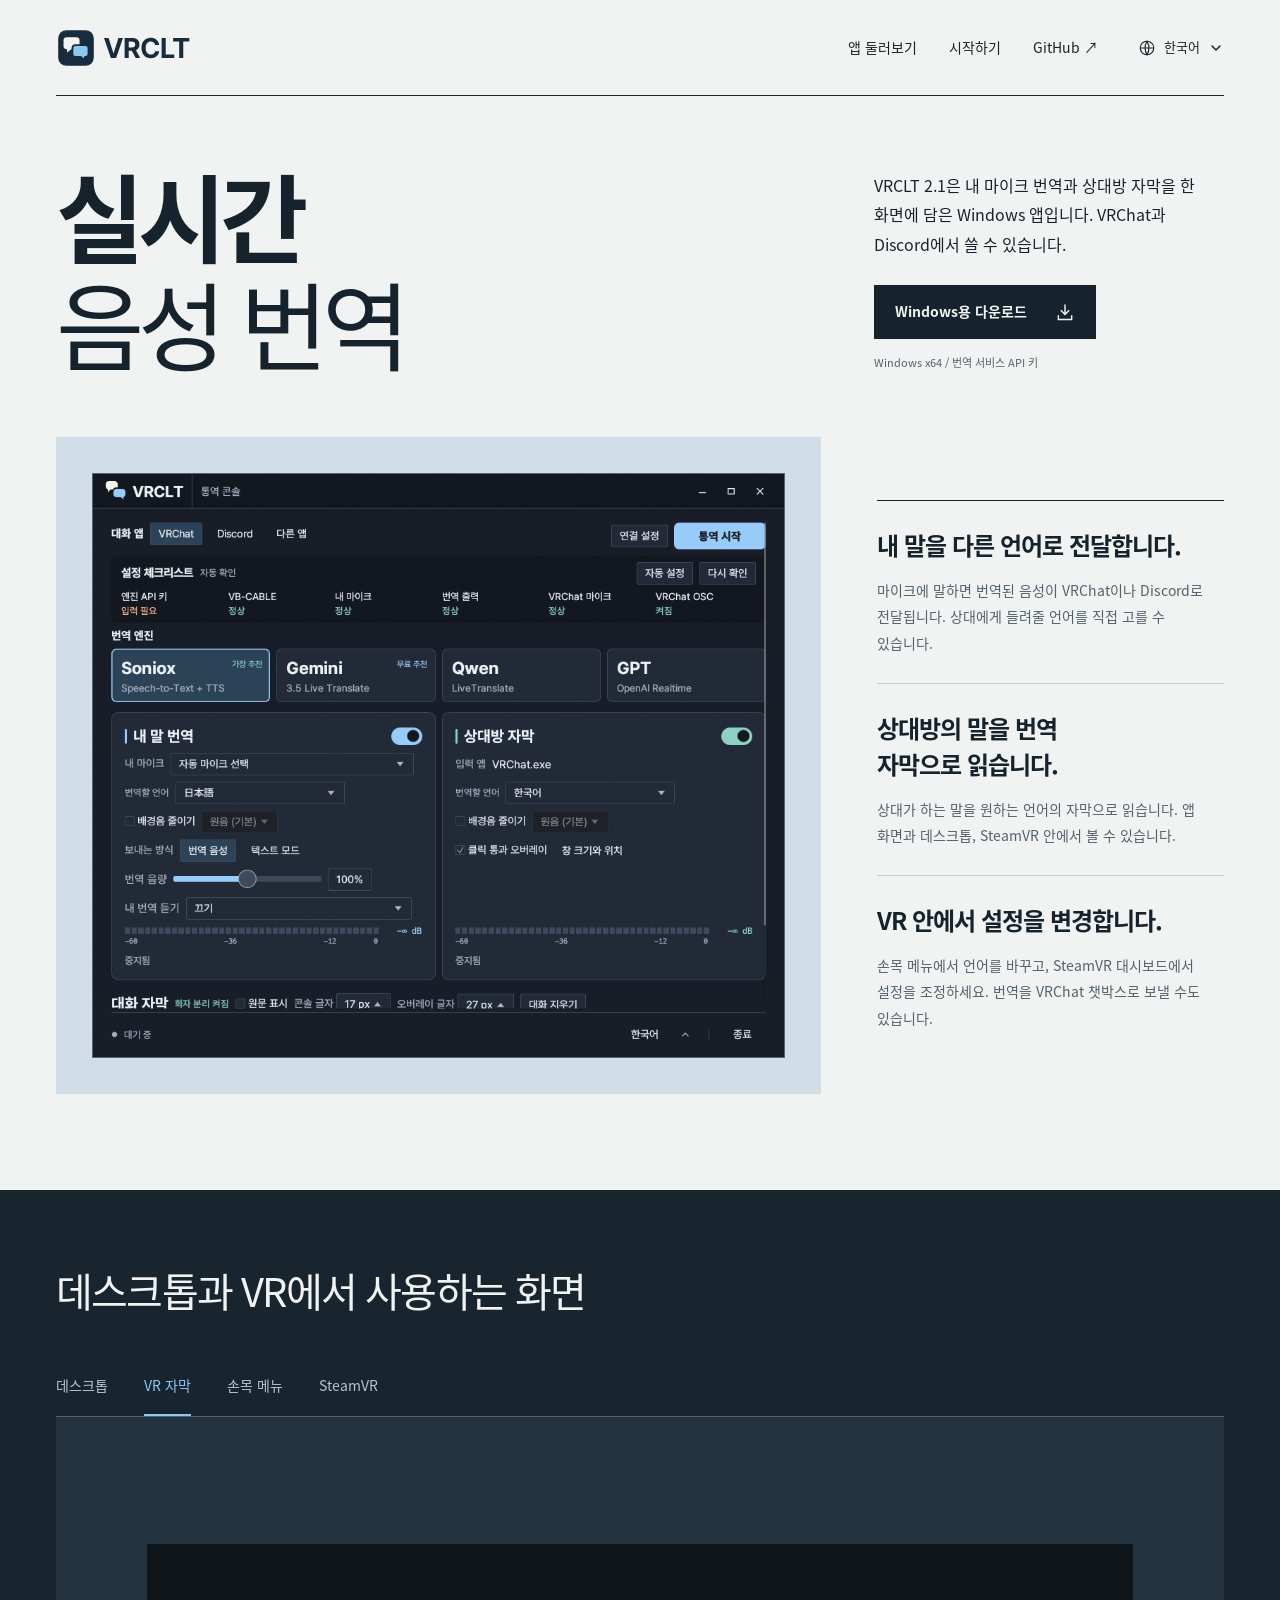
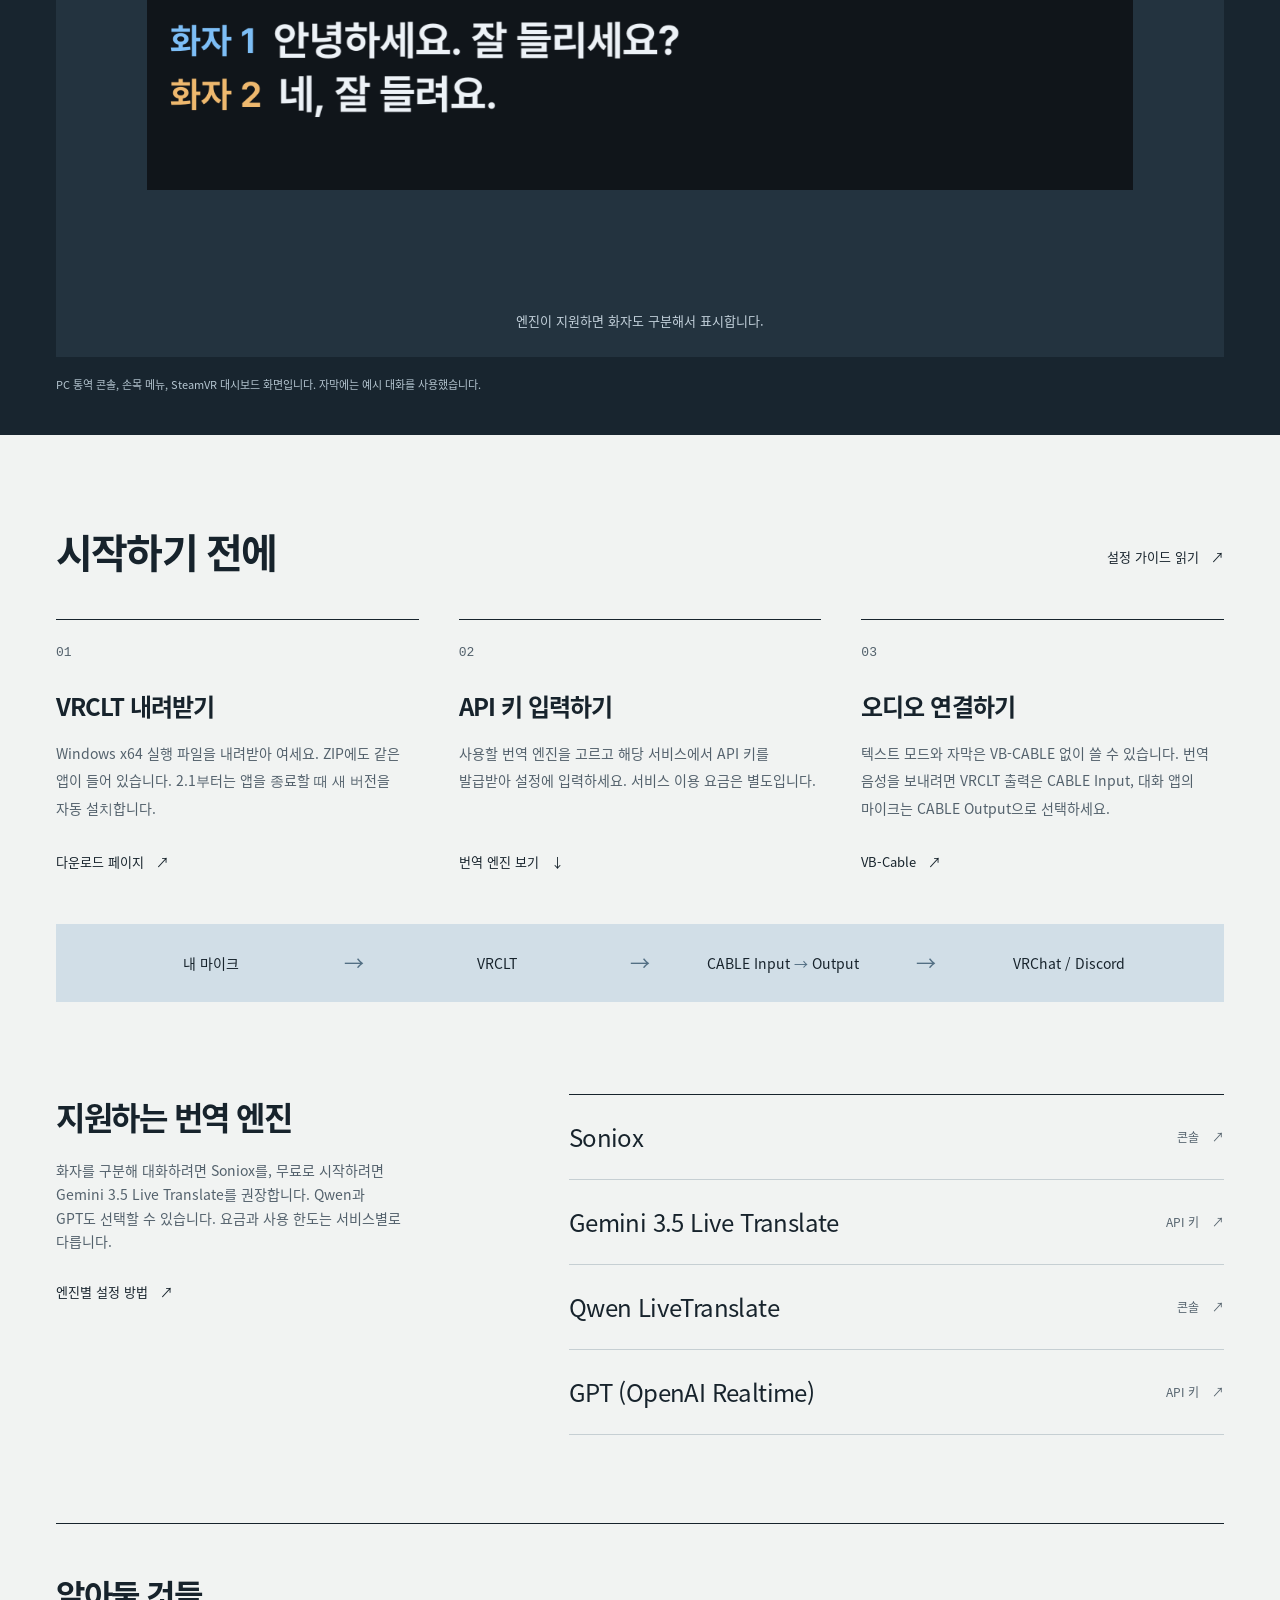
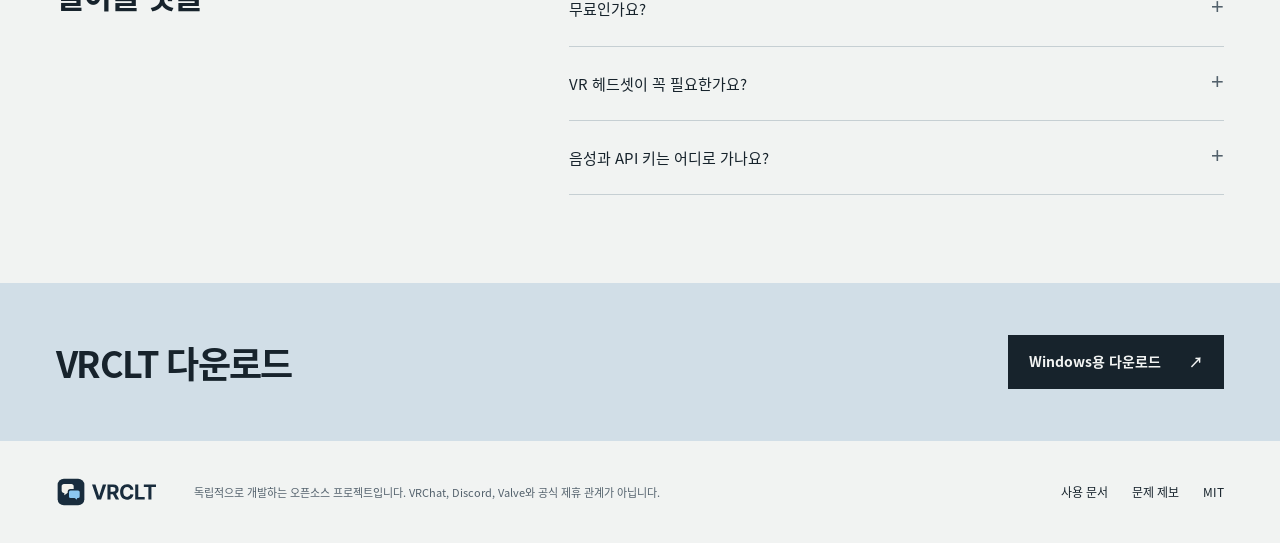
<file: ko/index.html>
<!doctype html>
<html lang="ko" data-site-version="2d7c2fb73b1d">
<head>
  <meta charset="utf-8">
  <meta name="viewport" content="width=device-width, initial-scale=1">
  <meta name="google" content="notranslate">
  <meta name="theme-color" content="#192c3d">
  <title>VRCLT — VRChat·Discord 실시간 음성 번역</title>
  <meta name="description" content="VRCLT 2.1은 내 마이크 번역과 상대방 자막을 한 화면에 담은 Windows 앱입니다. VRChat과 Discord에서 쓸 수 있습니다.">
  <link rel="canonical" href="https://vrclt.github.io/ko/">
  <link rel="alternate" hreflang="en" href="https://vrclt.github.io/en/">
  <link rel="alternate" hreflang="ko" href="https://vrclt.github.io/ko/">
  <link rel="alternate" hreflang="ja" href="https://vrclt.github.io/ja/">
  <link rel="alternate" hreflang="zh-Hans" href="https://vrclt.github.io/zh/">
  <link rel="alternate" hreflang="zh-Hant" href="https://vrclt.github.io/zh-hant/">
  <link rel="alternate" hreflang="x-default" href="https://vrclt.github.io/">
  <meta property="og:type" content="website">
  <meta property="og:title" content="VRCLT — VRChat·Discord 실시간 음성 번역">
  <meta property="og:description" content="VRCLT 2.1은 내 마이크 번역과 상대방 자막을 한 화면에 담은 Windows 앱입니다. VRChat과 Discord에서 쓸 수 있습니다.">
  <meta property="og:url" content="https://vrclt.github.io/ko/">
  <meta property="og:image" content="https://vrclt.github.io/assets/social.png">
  <meta property="og:image:width" content="1200">
  <meta property="og:image:height" content="630">
  <meta name="twitter:card" content="summary_large_image">
  <link rel="icon" href="../assets/icon.svg" type="image/svg+xml">
  <link rel="icon" href="../assets/icon.ico" sizes="any">
  <link rel="apple-touch-icon" href="../assets/apple-touch-icon.png">
  <script src="../locale.js?v=29fbffd200a1"></script>
  <link rel="preload" href="../assets/vrclt-sans-bold.woff2?v=a84a852ba93c" as="font" type="font/woff2" crossorigin>
  <link rel="stylesheet" href="../styles.css?v=07ea2a57adef">
  <script src="../app.js?v=d627b642f167" defer></script>
</head>
<body>
  <a class="skip-link" href="#main">본문으로 이동</a>
  <header class="site-header wrap">
    <a class="brand" href="./" aria-label="VRCLT 홈"><img src="../assets/logo-light.svg" width="153" height="45" alt="VRCLT"></a>
    <nav aria-label="주요 메뉴">
      <a href="#inside">앱 둘러보기</a>
      <a href="#start">시작하기</a>
      <a href="https://github.com/VRCLT/VRCLT">GitHub <span aria-hidden="true">↗</span></a>
    </nav>
    <details class="language-menu" translate="no">
      <summary aria-label="언어 선택"><svg class="language-globe" viewBox="0 0 24 24" width="18" height="18" fill="none" stroke="currentColor" stroke-width="1.5" aria-hidden="true"><circle cx="12" cy="12" r="9"/><path d="M3 12h18M12 3a18 18 0 0 0 0 18 18 18 0 0 0 0-18Z"/></svg>한국어<svg class="language-chevron" viewBox="0 0 16 16" width="16" height="16" fill="none" stroke="currentColor" stroke-width="1.5" stroke-linecap="round" stroke-linejoin="round" aria-hidden="true"><path d="m4 6 4 4 4-4"/></svg></summary>
      <div class="language-links"><a href="../en/?v=2d7c2fb73b1d" data-language="en" lang="en" hreflang="en">English</a><a href="../ko/?v=2d7c2fb73b1d" data-language="ko" lang="ko" hreflang="ko" aria-current="page">한국어</a><a href="../ja/?v=2d7c2fb73b1d" data-language="ja" lang="ja" hreflang="ja">日本語</a><a href="../zh/?v=2d7c2fb73b1d" data-language="zh" lang="zh-Hans" hreflang="zh-Hans">简体中文</a><a href="../zh-hant/?v=2d7c2fb73b1d" data-language="zh-hant" lang="zh-Hant" hreflang="zh-Hant">繁體中文</a></div>
    </details>
  </header>

  <main id="main">
    <section class="hero wrap" aria-labelledby="hero-title">
      <div class="hero-heading">
        <h1 id="hero-title">실시간<br><span>음성 번역</span></h1>
        <div class="hero-copy">
        <p class="hero-description">VRCLT 2.1은 내 마이크 번역과 상대방 자막을 한 화면에 담은 Windows 앱입니다. VRChat과 Discord에서 쓸 수 있습니다.</p>
        <div class="hero-actions">
          <a class="button button-primary" href="https://github.com/VRCLT/VRCLT/releases/latest">Windows용 다운로드<svg viewBox="0 0 24 24" width="20" height="20" fill="none" stroke="currentColor" stroke-width="1.7" aria-hidden="true"><path d="M12 3v12m-5-5 5 5 5-5M4 16v5h16v-5"/></svg></a>
        </div>
        <p class="requirements">Windows x64 / 번역 서비스 API 키</p>
        </div>
      </div>
    </section>

    <section class="cover wrap" aria-label="VRCLT로 할 수 있는 일">
      <figure class="cover-figure">
        <div class="cover-stage"><img src="../assets/native-console-ko.png" alt="번역, 자막, 마이크를 조작하는 VRCLT 데스크톱 대시보드" width="980" height="828" fetchpriority="high"></div>
      </figure>
      <div class="ways">
        <article><h2>내 말을 다른 언어로 전달합니다.</h2><p>마이크에 말하면 번역된 음성이 VRChat이나 Discord로 전달됩니다. 상대에게 들려줄 언어를 직접 고를 수 있습니다.</p></article>
        <article><h2>상대방의 말을 번역 자막으로 읽습니다.</h2><p>상대가 하는 말을 원하는 언어의 자막으로 읽습니다. 앱 화면과 데스크톱, SteamVR 안에서 볼 수 있습니다.</p></article>
        <article><h2>VR 안에서 설정을 변경합니다.</h2><p>손목 메뉴에서 언어를 바꾸고, SteamVR 대시보드에서 설정을 조정하세요. 번역을 VRChat 챗박스로 보낼 수도 있습니다.</p></article>
      </div>
    </section>

    <section class="inside" id="inside" aria-labelledby="inside-title">
      <div class="wrap">
        <div class="section-heading"><h2 id="inside-title">데스크톱과 VR에서 사용하는 화면</h2></div>
        <div class="gallery-tabs" role="tablist" aria-label="앱 화면 선택">
          <button type="button" role="tab" id="tab-desktop" aria-selected="false" aria-controls="panel-desktop" tabindex="-1">데스크톱</button>
          <button type="button" role="tab" id="tab-subtitles" aria-selected="true" aria-controls="panel-subtitles" tabindex="0">VR 자막</button>
          <button type="button" role="tab" id="tab-wrist" aria-selected="false" aria-controls="panel-wrist" tabindex="-1">손목 메뉴</button>
          <button type="button" role="tab" id="tab-steamvr" aria-selected="false" aria-controls="panel-steamvr" tabindex="-1">SteamVR</button>
        </div>
        <div class="gallery">
          <figure role="tabpanel" id="panel-desktop" aria-labelledby="tab-desktop" tabindex="0" hidden><div class="gallery-stage"><img src="../assets/native-console-ko.png" alt="번역, 자막, 마이크를 조작하는 VRCLT 데스크톱 대시보드" width="980" height="828" loading="lazy"></div></figure>
          <figure role="tabpanel" id="panel-subtitles" aria-labelledby="tab-subtitles" tabindex="0"><div class="gallery-stage gallery-stage-subtitles"><img src="../assets/native-subtitles-ko.png" alt="화자를 구분해 표시한 VRCLT SteamVR 번역 자막" loading="lazy"></div><figcaption>엔진이 지원하면 화자도 구분해서 표시합니다.</figcaption></figure>
          <figure role="tabpanel" id="panel-wrist" aria-labelledby="tab-wrist" tabindex="0" hidden><div class="gallery-stage gallery-stage-wrist"><img src="../assets/native-wrist-ko.png" alt="번역과 자막을 켜고 끄는 VRCLT 손목 메뉴" width="720" height="480" loading="lazy"></div></figure>
          <figure role="tabpanel" id="panel-steamvr" aria-labelledby="tab-steamvr" tabindex="0" hidden><div class="gallery-stage"><img src="../assets/native-steamvr-dashboard-ko.png" alt="VRCLT SteamVR 대시보드 설정 화면" width="960" height="484" loading="lazy"></div></figure>
        </div>
        <p class="gallery-note">PC 통역 콘솔, 손목 메뉴, SteamVR 대시보드 화면입니다. 자막에는 예시 대화를 사용했습니다.</p>
        <noscript><p>JavaScript가 꺼져 있어 모든 화면을 펼쳐 표시합니다.</p><style>.gallery-tabs{display:none}.gallery [hidden]{display:block!important}</style></noscript>
      </div>
    </section>

    <section class="start wrap" id="start" aria-labelledby="start-title">
      <div class="section-heading"><h2 id="start-title">시작하기 전에</h2><a class="text-link" href="https://github.com/VRCLT/VRCLT/blob/main/README.ko.md">설정 가이드 읽기 <span aria-hidden="true">↗</span></a></div>
      <ol class="steps">
        <li><h3>VRCLT 내려받기</h3><p>Windows x64 실행 파일을 내려받아 여세요. ZIP에도 같은 앱이 들어 있습니다. 2.1부터는 앱을 종료할 때 새 버전을 자동 설치합니다.</p><a class="text-link" href="https://github.com/VRCLT/VRCLT/releases/latest">다운로드 페이지 <span aria-hidden="true">↗</span></a></li>
        <li><h3>API 키 입력하기</h3><p>사용할 번역 엔진을 고르고 해당 서비스에서 API 키를 발급받아 설정에 입력하세요. 서비스 이용 요금은 별도입니다.</p><a class="text-link" href="#engines">번역 엔진 보기 <span aria-hidden="true">↓</span></a></li>
        <li><h3>오디오 연결하기</h3><p>텍스트 모드와 자막은 VB-CABLE 없이 쓸 수 있습니다. 번역 음성을 보내려면 VRCLT 출력은 CABLE Input, 대화 앱의 마이크는 CABLE Output으로 선택하세요.</p><a class="text-link" href="https://vb-audio.com/Cable/">VB-Cable <span aria-hidden="true">↗</span></a></li>
      </ol>
      <figure class="audio-route">
        <figcaption class="visually-hidden">번역 음성이 전달되는 경로</figcaption>
        <ol>
          <li>내 마이크</li>
          <li translate="no">VRCLT</li>
          <li translate="no">CABLE Input <span aria-hidden="true">→</span> Output</li>
          <li translate="no">VRChat / Discord</li>
        </ol>
      </figure>
    </section>

    <section class="engine-section wrap" id="engines" aria-labelledby="engines-title">
      <div class="engine-intro"><h2 id="engines-title">지원하는 번역 엔진</h2><p>화자를 구분해 대화하려면 Soniox를, 무료로 시작하려면 Gemini 3.5 Live Translate를 권장합니다. Qwen과 GPT도 선택할 수 있습니다. 요금과 사용 한도는 서비스별로 다릅니다.</p><a class="text-link" href="https://github.com/VRCLT/VRCLT/blob/main/README.ko.md">엔진별 설정 방법 <span aria-hidden="true">↗</span></a></div>
      <div class="engine-list">
        <a href="https://console.soniox.com/"><strong>Soniox</strong><span>콘솔 <span aria-hidden="true">↗</span></span></a>
        <a href="https://aistudio.google.com/apikey"><strong>Gemini 3.5 Live Translate</strong><span>API 키 <span aria-hidden="true">↗</span></span></a>
        <a href="https://www.alibabacloud.com/product/modelstudio"><strong>Qwen LiveTranslate</strong><span>콘솔 <span aria-hidden="true">↗</span></span></a>
        <a href="https://platform.openai.com/api-keys"><strong>GPT (OpenAI Realtime)</strong><span>API 키 <span aria-hidden="true">↗</span></span></a>
      </div>
    </section>

    <section class="faq wrap" aria-labelledby="faq-title"><h2 id="faq-title">알아둘 것들</h2><div class="faq-items">
      <details><summary>무료인가요?<span aria-hidden="true">+</span></summary><p>앱 자체는 MIT 라이선스의 오픈소스입니다. 번역은 직접 발급받은 API 키로 사용하며, 선택한 서비스에서 이용 요금을 청구할 수 있습니다. 시작 전에 해당 서비스의 요금과 잔액을 확인하세요.</p></details>
      <details><summary>VR 헤드셋이 꼭 필요한가요?<span aria-hidden="true">+</span></summary><p>아니요. Windows PC만으로 음성 번역과 데스크톱 자막을 사용할 수 있습니다. VR 안에서 자막과 손목 메뉴를 쓰려면 SteamVR이 필요합니다.</p></details>
      <details><summary>음성과 API 키는 어디로 가나요?<span aria-hidden="true">+</span></summary><p>음성은 선택한 번역 서비스로 전송되어 처리됩니다. API 키와 앱 설정은 내 PC에 저장됩니다. 사용 전에 선택한 서비스의 데이터 처리 정책을 확인해 주세요.</p></details>
    </div></section>

    <section class="closing"><div class="wrap"><h2>VRCLT 다운로드</h2><a class="button button-primary" href="https://github.com/VRCLT/VRCLT/releases/latest">Windows용 다운로드 <span aria-hidden="true">↗</span></a></div></section>
  </main>

  <footer class="site-footer wrap"><a class="brand" href="./"><img src="../assets/logo-light.svg" width="119" height="35" alt="VRCLT"></a><p>독립적으로 개발하는 오픈소스 프로젝트입니다. VRChat, Discord, Valve와 공식 제휴 관계가 아닙니다.</p><div><a href="https://github.com/VRCLT/VRCLT/blob/main/README.ko.md">사용 문서</a><a href="https://github.com/VRCLT/VRCLT/issues">문제 제보</a><a href="https://github.com/VRCLT/VRCLT/blob/main/LICENSE">MIT</a></div></footer>
</body>
</html>
</file>
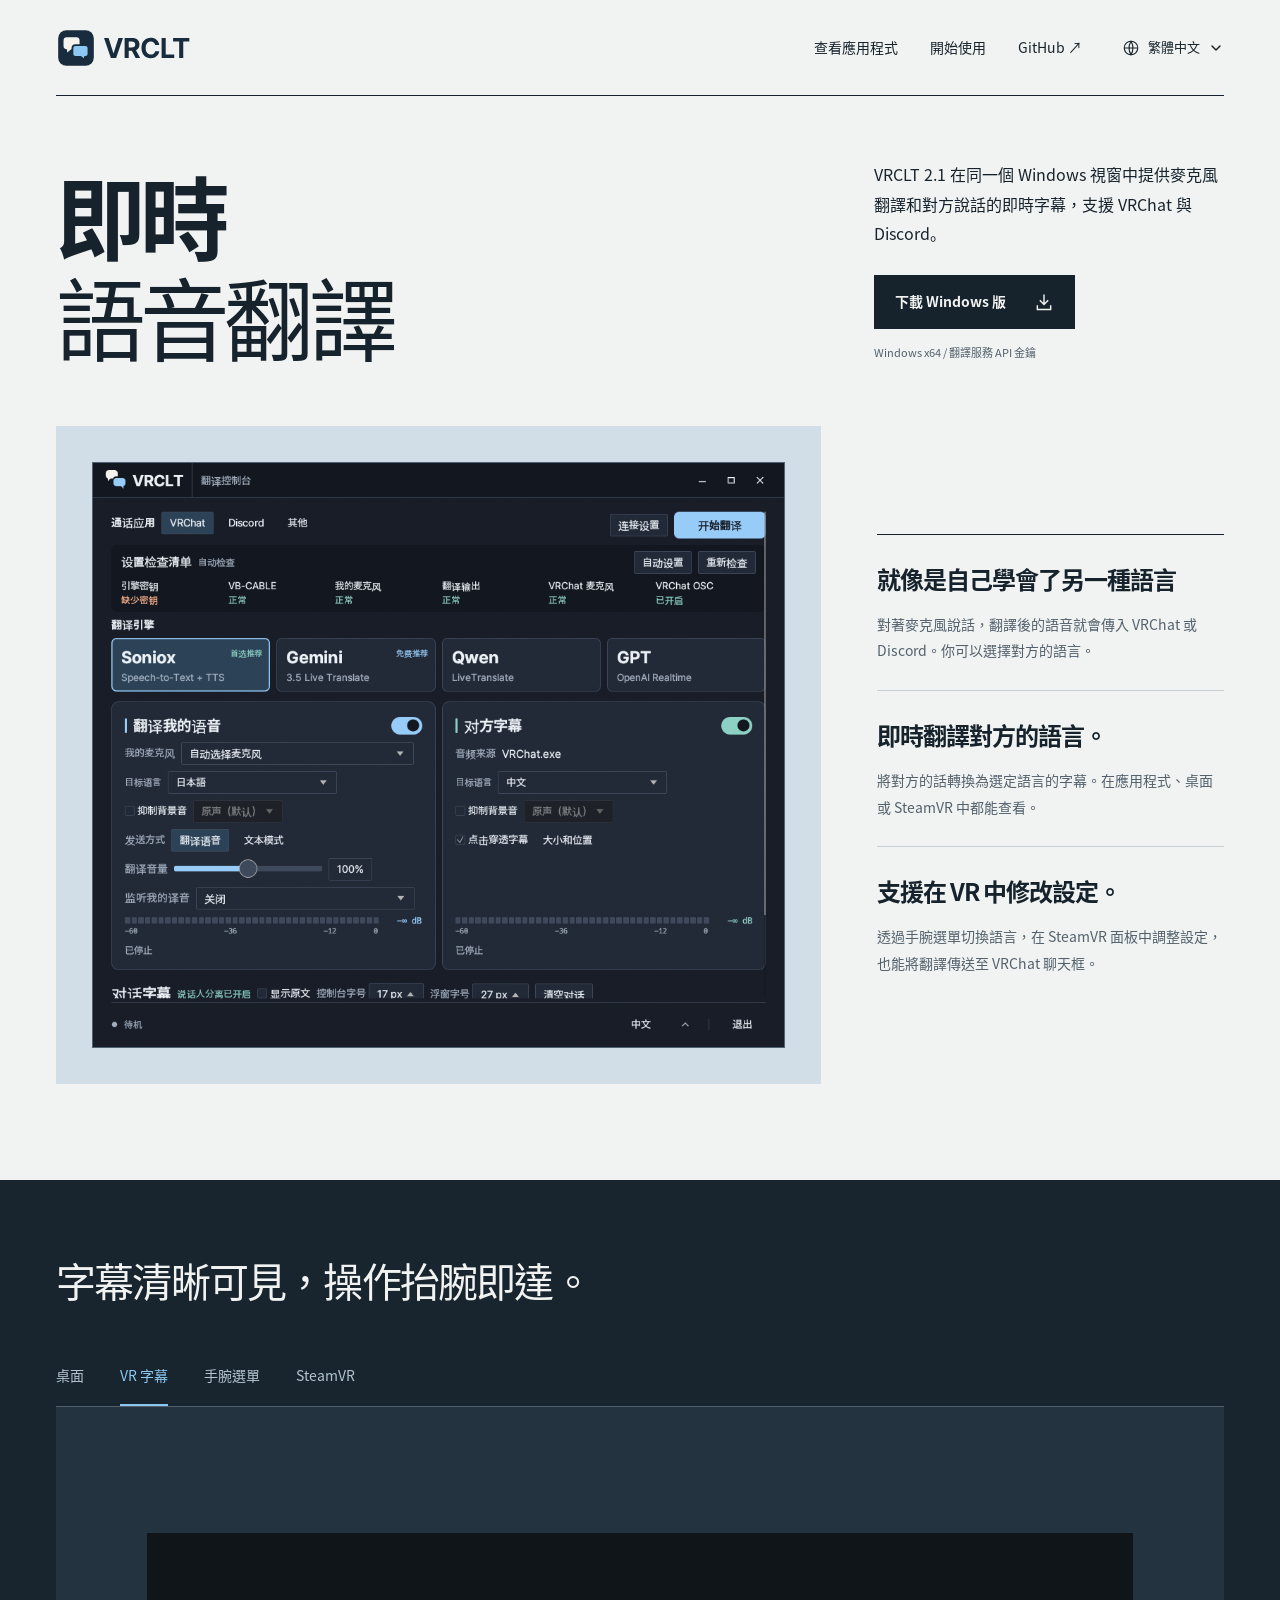
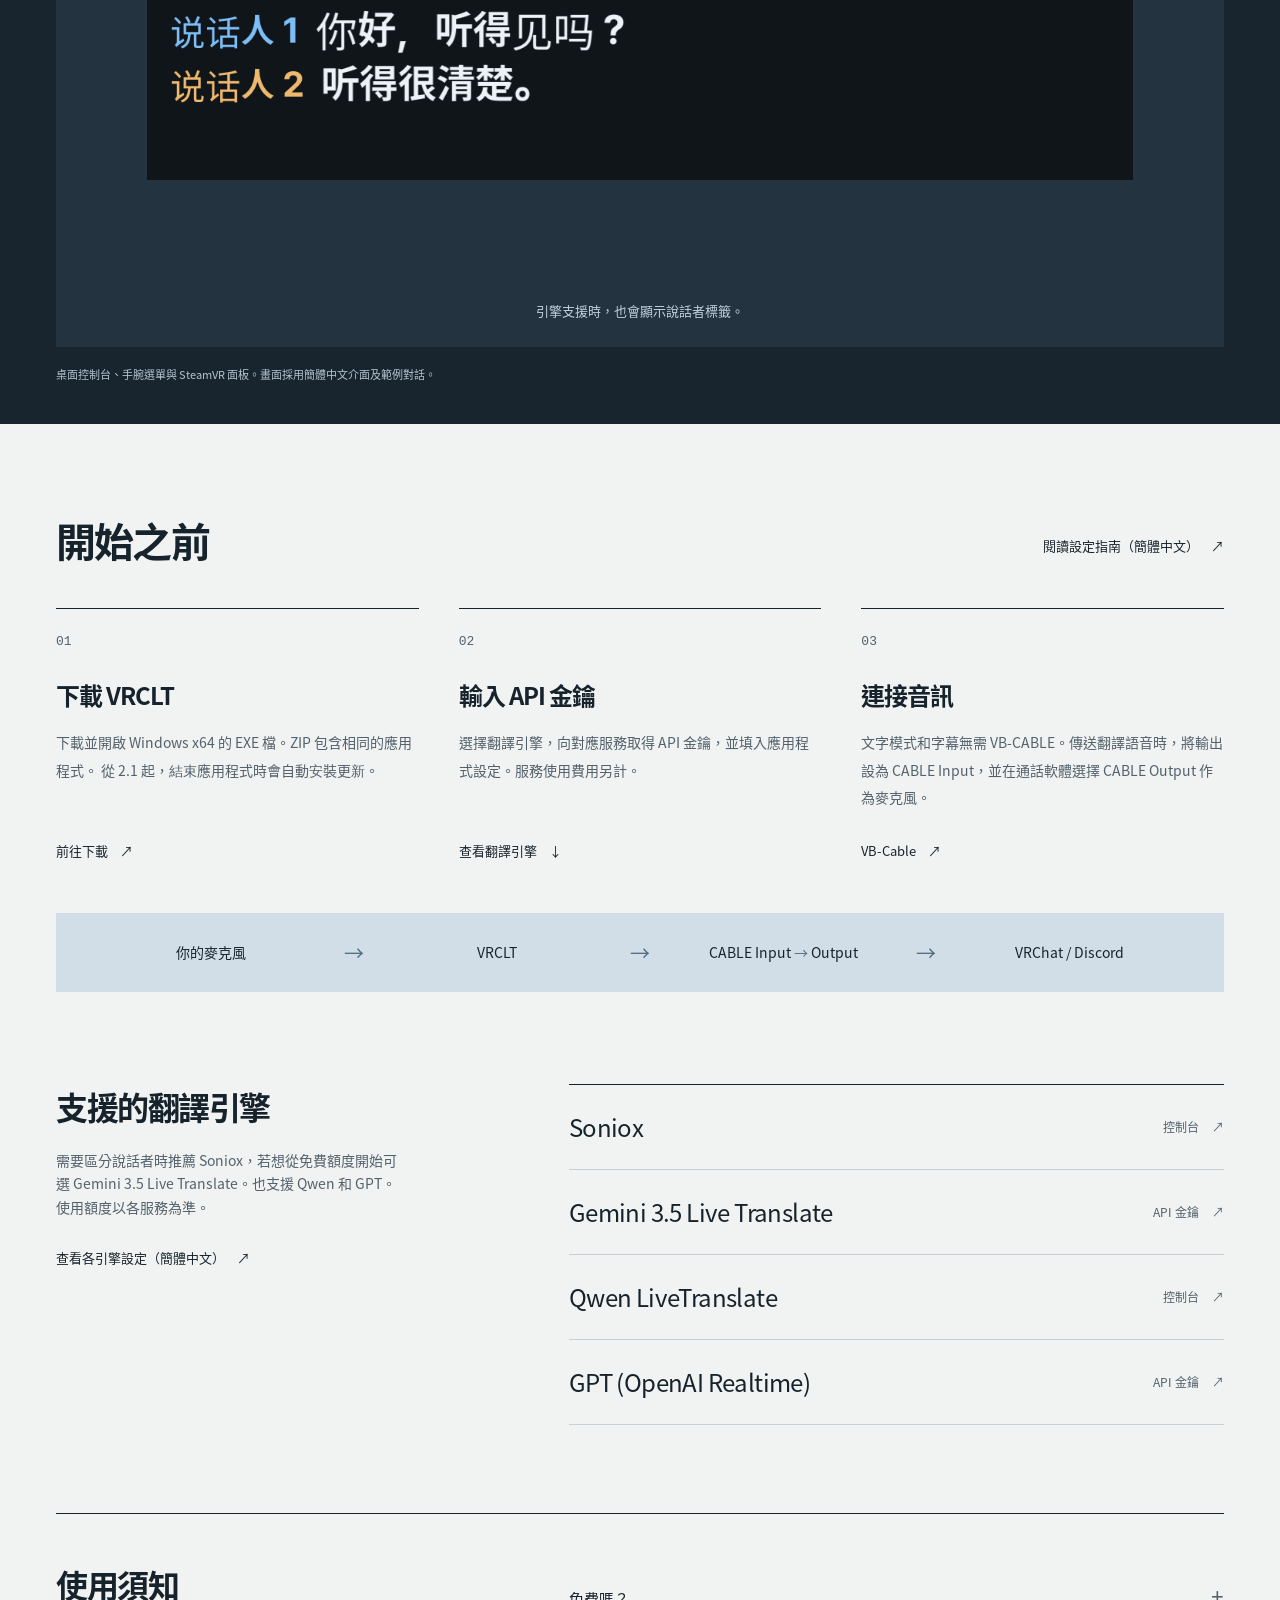
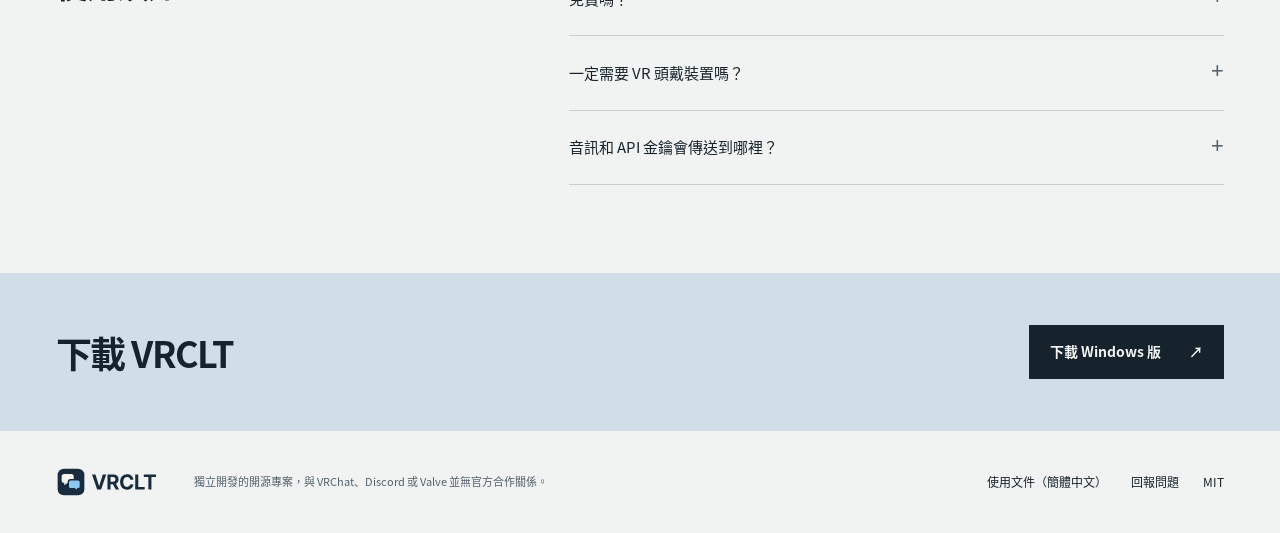
<file: zh-hant/index.html>
<!doctype html>
<html lang="zh-Hant" data-site-version="2d7c2fb73b1d">
<head>
  <meta charset="utf-8">
  <meta name="viewport" content="width=device-width, initial-scale=1">
  <meta name="google" content="notranslate">
  <meta name="theme-color" content="#192c3d">
  <title>VRCLT — VRChat 與 Discord 即時語音翻譯</title>
  <meta name="description" content="VRCLT 2.1 在同一個 Windows 視窗中提供麥克風翻譯和對方說話的即時字幕，支援 VRChat 與 Discord。">
  <link rel="canonical" href="https://vrclt.github.io/zh-hant/">
  <link rel="alternate" hreflang="en" href="https://vrclt.github.io/en/">
  <link rel="alternate" hreflang="ko" href="https://vrclt.github.io/ko/">
  <link rel="alternate" hreflang="ja" href="https://vrclt.github.io/ja/">
  <link rel="alternate" hreflang="zh-Hans" href="https://vrclt.github.io/zh/">
  <link rel="alternate" hreflang="zh-Hant" href="https://vrclt.github.io/zh-hant/">
  <link rel="alternate" hreflang="x-default" href="https://vrclt.github.io/">
  <meta property="og:type" content="website">
  <meta property="og:title" content="VRCLT — VRChat 與 Discord 即時語音翻譯">
  <meta property="og:description" content="VRCLT 2.1 在同一個 Windows 視窗中提供麥克風翻譯和對方說話的即時字幕，支援 VRChat 與 Discord。">
  <meta property="og:url" content="https://vrclt.github.io/zh-hant/">
  <meta property="og:image" content="https://vrclt.github.io/assets/social.png">
  <meta property="og:image:width" content="1200">
  <meta property="og:image:height" content="630">
  <meta name="twitter:card" content="summary_large_image">
  <link rel="icon" href="../assets/icon.svg" type="image/svg+xml">
  <link rel="icon" href="../assets/icon.ico" sizes="any">
  <link rel="apple-touch-icon" href="../assets/apple-touch-icon.png">
  <script src="../locale.js?v=29fbffd200a1"></script>
  <link rel="preload" href="../assets/vrclt-sans-bold.woff2?v=a84a852ba93c" as="font" type="font/woff2" crossorigin>
  <link rel="stylesheet" href="../styles.css?v=07ea2a57adef">
  <script src="../app.js?v=d627b642f167" defer></script>
</head>
<body>
  <a class="skip-link" href="#main">跳至主要內容</a>
  <header class="site-header wrap">
    <a class="brand" href="./" aria-label="VRCLT 首頁"><img src="../assets/logo-light.svg" width="153" height="45" alt="VRCLT"></a>
    <nav aria-label="主要導覽">
      <a href="#inside">查看應用程式</a>
      <a href="#start">開始使用</a>
      <a href="https://github.com/VRCLT/VRCLT">GitHub <span aria-hidden="true">↗</span></a>
    </nav>
    <details class="language-menu" translate="no">
      <summary aria-label="選擇語言"><svg class="language-globe" viewBox="0 0 24 24" width="18" height="18" fill="none" stroke="currentColor" stroke-width="1.5" aria-hidden="true"><circle cx="12" cy="12" r="9"/><path d="M3 12h18M12 3a18 18 0 0 0 0 18 18 18 0 0 0 0-18Z"/></svg>繁體中文<svg class="language-chevron" viewBox="0 0 16 16" width="16" height="16" fill="none" stroke="currentColor" stroke-width="1.5" stroke-linecap="round" stroke-linejoin="round" aria-hidden="true"><path d="m4 6 4 4 4-4"/></svg></summary>
      <div class="language-links"><a href="../en/?v=2d7c2fb73b1d" data-language="en" lang="en" hreflang="en">English</a><a href="../ko/?v=2d7c2fb73b1d" data-language="ko" lang="ko" hreflang="ko">한국어</a><a href="../ja/?v=2d7c2fb73b1d" data-language="ja" lang="ja" hreflang="ja">日本語</a><a href="../zh/?v=2d7c2fb73b1d" data-language="zh" lang="zh-Hans" hreflang="zh-Hans">简体中文</a><a href="../zh-hant/?v=2d7c2fb73b1d" data-language="zh-hant" lang="zh-Hant" hreflang="zh-Hant" aria-current="page">繁體中文</a></div>
    </details>
  </header>

  <main id="main">
    <section class="hero wrap" aria-labelledby="hero-title">
      <div class="hero-heading">
        <h1 id="hero-title">即時<br><span>語音翻譯</span></h1>
        <div class="hero-copy">
        <p class="hero-description">VRCLT 2.1 在同一個 Windows 視窗中提供麥克風翻譯和對方說話的即時字幕，支援 VRChat 與 Discord。</p>
        <div class="hero-actions">
          <a class="button button-primary" href="https://github.com/VRCLT/VRCLT/releases/latest">下載 Windows 版<svg viewBox="0 0 24 24" width="20" height="20" fill="none" stroke="currentColor" stroke-width="1.7" aria-hidden="true"><path d="M12 3v12m-5-5 5 5 5-5M4 16v5h16v-5"/></svg></a>
        </div>
        <p class="requirements">Windows x64 / 翻譯服務 API 金鑰</p>
        </div>
      </div>
    </section>

    <section class="cover wrap" aria-label="VRCLT 的功能">
      <figure class="cover-figure">
        <div class="cover-stage"><img src="../assets/native-console-zh.png" alt="包含翻譯、字幕和麥克風控制的 VRCLT 桌面面板，畫面為簡體中文介面" width="980" height="828" fetchpriority="high"></div>
      </figure>
      <div class="ways">
        <article><h2>就像是自己學會了另一種語言</h2><p>對著麥克風說話，翻譯後的語音就會傳入 VRChat 或 Discord。你可以選擇對方的語言。</p></article>
        <article><h2>即時翻譯對方的語言。</h2><p>將對方的話轉換為選定語言的字幕。在應用程式、桌面或 SteamVR 中都能查看。</p></article>
        <article><h2>支援在 VR 中修改設定。</h2><p>透過手腕選單切換語言，在 SteamVR 面板中調整設定，也能將翻譯傳送至 VRChat 聊天框。</p></article>
      </div>
    </section>

    <section class="inside" id="inside" aria-labelledby="inside-title">
      <div class="wrap">
        <div class="section-heading"><h2 id="inside-title">字幕清晰可見，操作抬腕即達。</h2></div>
        <div class="gallery-tabs" role="tablist" aria-label="選擇應用程式截圖">
          <button type="button" role="tab" id="tab-desktop" aria-selected="false" aria-controls="panel-desktop" tabindex="-1">桌面</button>
          <button type="button" role="tab" id="tab-subtitles" aria-selected="true" aria-controls="panel-subtitles" tabindex="0">VR 字幕</button>
          <button type="button" role="tab" id="tab-wrist" aria-selected="false" aria-controls="panel-wrist" tabindex="-1">手腕選單</button>
          <button type="button" role="tab" id="tab-steamvr" aria-selected="false" aria-controls="panel-steamvr" tabindex="-1">SteamVR</button>
        </div>
        <div class="gallery">
          <figure role="tabpanel" id="panel-desktop" aria-labelledby="tab-desktop" tabindex="0" hidden><div class="gallery-stage"><img src="../assets/native-console-zh.png" alt="包含翻譯、字幕和麥克風控制的 VRCLT 桌面面板，畫面為簡體中文介面" width="980" height="828" loading="lazy"></div></figure>
          <figure role="tabpanel" id="panel-subtitles" aria-labelledby="tab-subtitles" tabindex="0"><div class="gallery-stage gallery-stage-subtitles"><img src="../assets/native-subtitles-zh.png" alt="帶有說話者標籤的 VRCLT SteamVR 字幕" loading="lazy"></div><figcaption>引擎支援時，也會顯示說話者標籤。</figcaption></figure>
          <figure role="tabpanel" id="panel-wrist" aria-labelledby="tab-wrist" tabindex="0" hidden><div class="gallery-stage gallery-stage-wrist"><img src="../assets/native-wrist-zh.png" alt="控制翻譯和字幕的 VRCLT 手腕選單" width="720" height="480" loading="lazy"></div></figure>
          <figure role="tabpanel" id="panel-steamvr" aria-labelledby="tab-steamvr" tabindex="0" hidden><div class="gallery-stage"><img src="../assets/native-steamvr-dashboard-zh.png" alt="VRCLT SteamVR 面板設定" width="960" height="484" loading="lazy"></div></figure>
        </div>
        <p class="gallery-note">桌面控制台、手腕選單與 SteamVR 面板。畫面採用簡體中文介面及範例對話。</p>
        <noscript><p>JavaScript 已停用，以下顯示全部截圖。</p><style>.gallery-tabs{display:none}.gallery [hidden]{display:block!important}</style></noscript>
      </div>
    </section>

    <section class="start wrap" id="start" aria-labelledby="start-title">
      <div class="section-heading"><h2 id="start-title">開始之前</h2><a class="text-link" href="https://github.com/VRCLT/VRCLT/blob/main/README.zh.md">閱讀設定指南（簡體中文） <span aria-hidden="true">↗</span></a></div>
      <ol class="steps">
        <li><h3>下載 VRCLT</h3><p>下載並開啟 Windows x64 的 EXE 檔。ZIP 包含相同的應用程式。 從 2.1 起，結束應用程式時會自動安裝更新。</p><a class="text-link" href="https://github.com/VRCLT/VRCLT/releases/latest">前往下載 <span aria-hidden="true">↗</span></a></li>
        <li><h3>輸入 API 金鑰</h3><p>選擇翻譯引擎，向對應服務取得 API 金鑰，並填入應用程式設定。服務使用費用另計。</p><a class="text-link" href="#engines">查看翻譯引擎 <span aria-hidden="true">↓</span></a></li>
        <li><h3>連接音訊</h3><p>文字模式和字幕無需 VB-CABLE。傳送翻譯語音時，將輸出設為 CABLE Input，並在通話軟體選擇 CABLE Output 作為麥克風。</p><a class="text-link" href="https://vb-audio.com/Cable/">VB-Cable <span aria-hidden="true">↗</span></a></li>
      </ol>
      <figure class="audio-route">
        <figcaption class="visually-hidden">翻譯語音的傳輸路徑</figcaption>
        <ol>
          <li>你的麥克風</li>
          <li translate="no">VRCLT</li>
          <li translate="no">CABLE Input <span aria-hidden="true">→</span> Output</li>
          <li translate="no">VRChat / Discord</li>
        </ol>
      </figure>
    </section>

    <section class="engine-section wrap" id="engines" aria-labelledby="engines-title">
      <div class="engine-intro"><h2 id="engines-title">支援的翻譯引擎</h2><p>需要區分說話者時推薦 Soniox，若想從免費額度開始可選 Gemini 3.5 Live Translate。也支援 Qwen 和 GPT。使用額度以各服務為準。</p><a class="text-link" href="https://github.com/VRCLT/VRCLT/blob/main/README.zh.md">查看各引擎設定（簡體中文） <span aria-hidden="true">↗</span></a></div>
      <div class="engine-list">
        <a href="https://console.soniox.com/"><strong>Soniox</strong><span>控制台 <span aria-hidden="true">↗</span></span></a>
        <a href="https://aistudio.google.com/apikey"><strong>Gemini 3.5 Live Translate</strong><span>API 金鑰 <span aria-hidden="true">↗</span></span></a>
        <a href="https://www.alibabacloud.com/product/modelstudio"><strong>Qwen LiveTranslate</strong><span>控制台 <span aria-hidden="true">↗</span></span></a>
        <a href="https://platform.openai.com/api-keys"><strong>GPT (OpenAI Realtime)</strong><span>API 金鑰 <span aria-hidden="true">↗</span></span></a>
      </div>
    </section>

    <section class="faq wrap" aria-labelledby="faq-title"><h2 id="faq-title">使用須知</h2><div class="faq-items">
      <details><summary>免費嗎？<span aria-hidden="true">+</span></summary><p>應用程式採用 MIT 開源授權。翻譯使用你自己的 API 金鑰，服務提供者可能依使用量收費。請在開始前確認費率與餘額。</p></details>
      <details><summary>一定需要 VR 頭戴裝置嗎？<span aria-hidden="true">+</span></summary><p>不需要。僅使用 Windows PC，即可體驗語音翻譯與桌面字幕。連接 SteamVR 後，還可解鎖 VR 字幕與手腕選單，暢享 PC 與 VR 雙場景體驗。</p></details>
      <details><summary>音訊和 API 金鑰會傳送到哪裡？<span aria-hidden="true">+</span></summary><p>音訊會傳送至你選擇的翻譯服務。API 金鑰和應用程式設定儲存在本機。使用前請了解對應服務的資料處理政策。</p></details>
    </div></section>

    <section class="closing"><div class="wrap"><h2>下載 VRCLT</h2><a class="button button-primary" href="https://github.com/VRCLT/VRCLT/releases/latest">下載 Windows 版 <span aria-hidden="true">↗</span></a></div></section>
  </main>

  <footer class="site-footer wrap"><a class="brand" href="./"><img src="../assets/logo-light.svg" width="119" height="35" alt="VRCLT"></a><p>獨立開發的開源專案，與 VRChat、Discord 或 Valve 並無官方合作關係。</p><div><a href="https://github.com/VRCLT/VRCLT/blob/main/README.zh.md">使用文件（簡體中文）</a><a href="https://github.com/VRCLT/VRCLT/issues">回報問題</a><a href="https://github.com/VRCLT/VRCLT/blob/main/LICENSE">MIT</a></div></footer>
</body>
</html>
</file>
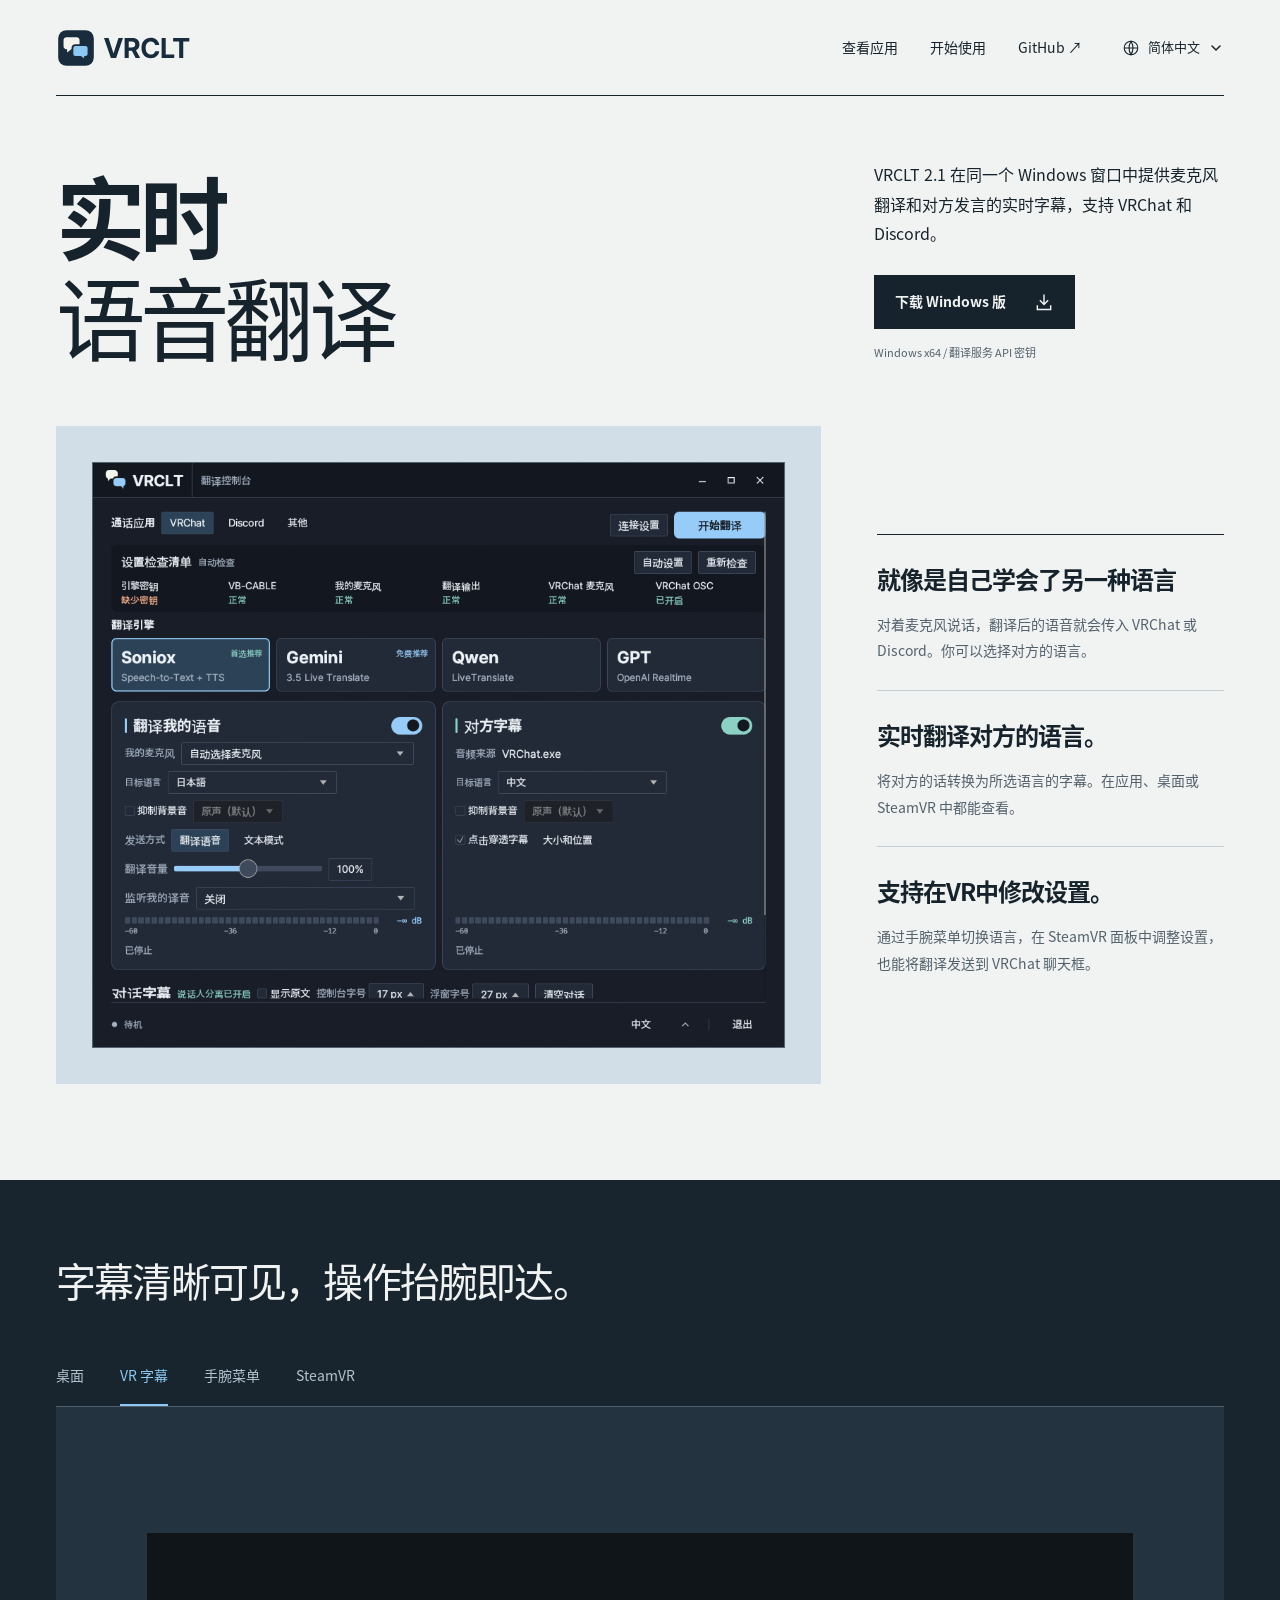
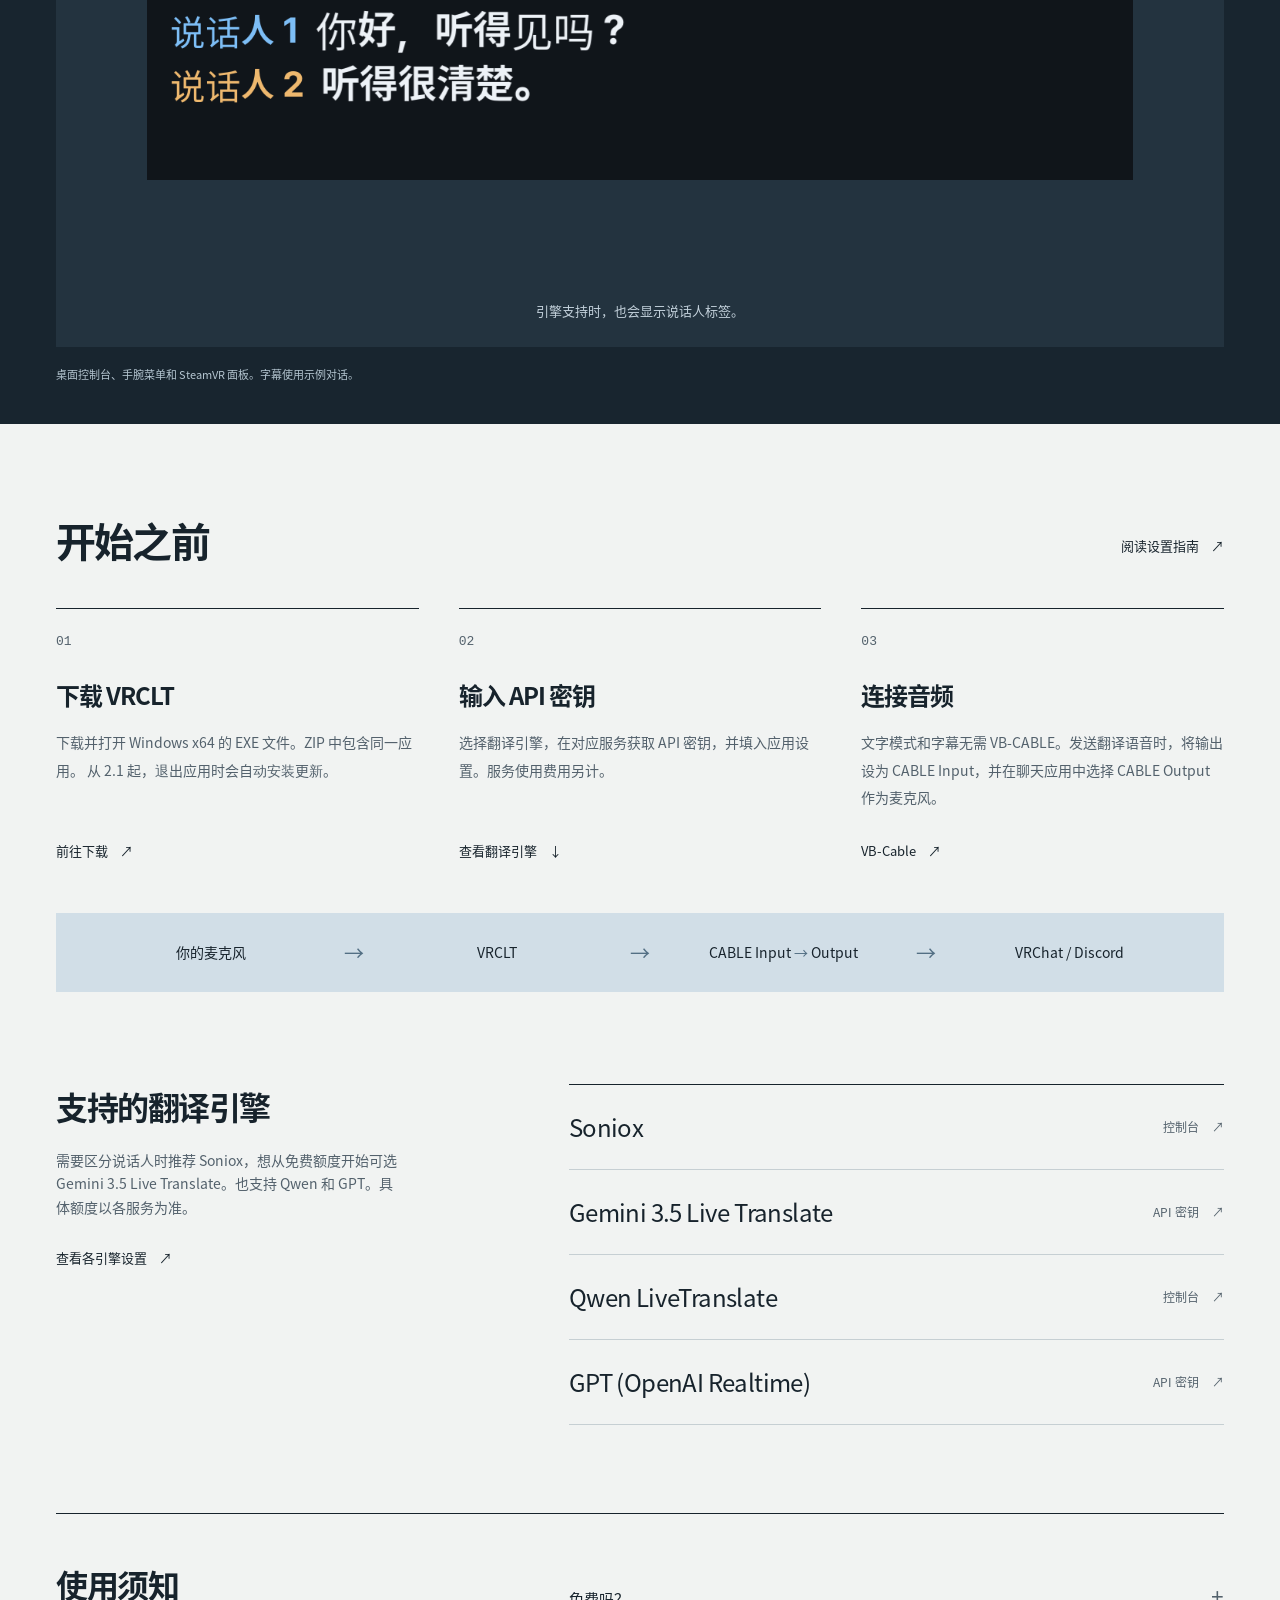
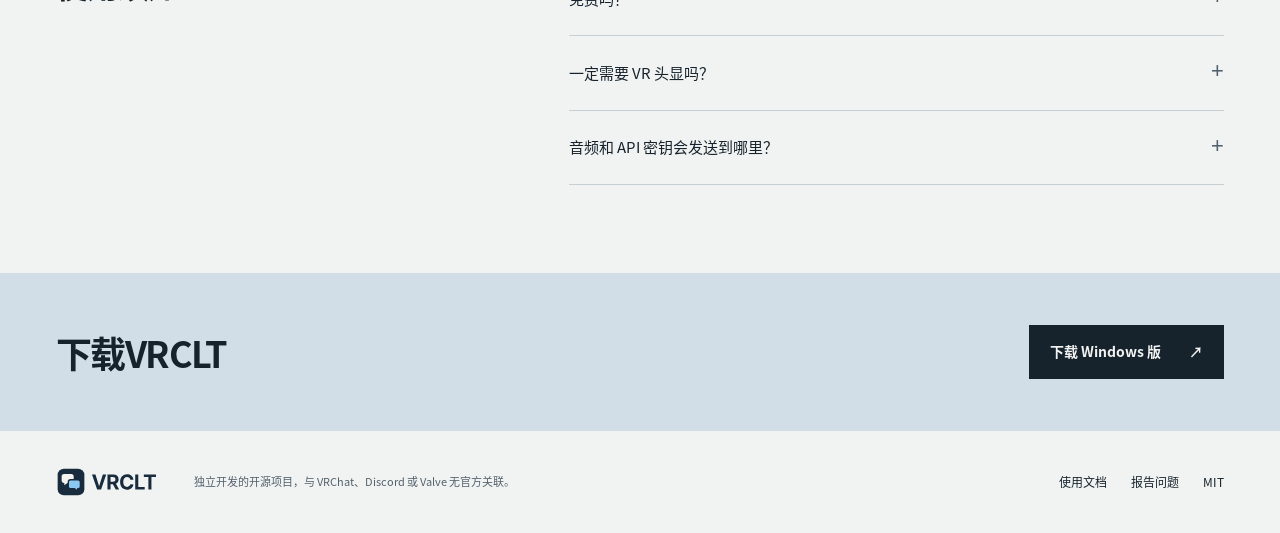
<file: zh/index.html>
<!doctype html>
<html lang="zh-Hans" data-site-version="2d7c2fb73b1d">
<head>
  <meta charset="utf-8">
  <meta name="viewport" content="width=device-width, initial-scale=1">
  <meta name="google" content="notranslate">
  <meta name="theme-color" content="#192c3d">
  <title>VRCLT — VRChat 与 Discord 实时语音翻译</title>
  <meta name="description" content="VRCLT 2.1 在同一个 Windows 窗口中提供麦克风翻译和对方发言的实时字幕，支持 VRChat 和 Discord。">
  <link rel="canonical" href="https://vrclt.github.io/zh/">
  <link rel="alternate" hreflang="en" href="https://vrclt.github.io/en/">
  <link rel="alternate" hreflang="ko" href="https://vrclt.github.io/ko/">
  <link rel="alternate" hreflang="ja" href="https://vrclt.github.io/ja/">
  <link rel="alternate" hreflang="zh-Hans" href="https://vrclt.github.io/zh/">
  <link rel="alternate" hreflang="zh-Hant" href="https://vrclt.github.io/zh-hant/">
  <link rel="alternate" hreflang="x-default" href="https://vrclt.github.io/">
  <meta property="og:type" content="website">
  <meta property="og:title" content="VRCLT — VRChat 与 Discord 实时语音翻译">
  <meta property="og:description" content="VRCLT 2.1 在同一个 Windows 窗口中提供麦克风翻译和对方发言的实时字幕，支持 VRChat 和 Discord。">
  <meta property="og:url" content="https://vrclt.github.io/zh/">
  <meta property="og:image" content="https://vrclt.github.io/assets/social.png">
  <meta property="og:image:width" content="1200">
  <meta property="og:image:height" content="630">
  <meta name="twitter:card" content="summary_large_image">
  <link rel="icon" href="../assets/icon.svg" type="image/svg+xml">
  <link rel="icon" href="../assets/icon.ico" sizes="any">
  <link rel="apple-touch-icon" href="../assets/apple-touch-icon.png">
  <script src="../locale.js?v=29fbffd200a1"></script>
  <link rel="preload" href="../assets/vrclt-sans-bold.woff2?v=a84a852ba93c" as="font" type="font/woff2" crossorigin>
  <link rel="stylesheet" href="../styles.css?v=07ea2a57adef">
  <script src="../app.js?v=d627b642f167" defer></script>
</head>
<body>
  <a class="skip-link" href="#main">跳转到正文</a>
  <header class="site-header wrap">
    <a class="brand" href="./" aria-label="VRCLT 首页"><img src="../assets/logo-light.svg" width="153" height="45" alt="VRCLT"></a>
    <nav aria-label="主导航">
      <a href="#inside">查看应用</a>
      <a href="#start">开始使用</a>
      <a href="https://github.com/VRCLT/VRCLT">GitHub <span aria-hidden="true">↗</span></a>
    </nav>
    <details class="language-menu" translate="no">
      <summary aria-label="选择语言"><svg class="language-globe" viewBox="0 0 24 24" width="18" height="18" fill="none" stroke="currentColor" stroke-width="1.5" aria-hidden="true"><circle cx="12" cy="12" r="9"/><path d="M3 12h18M12 3a18 18 0 0 0 0 18 18 18 0 0 0 0-18Z"/></svg>简体中文<svg class="language-chevron" viewBox="0 0 16 16" width="16" height="16" fill="none" stroke="currentColor" stroke-width="1.5" stroke-linecap="round" stroke-linejoin="round" aria-hidden="true"><path d="m4 6 4 4 4-4"/></svg></summary>
      <div class="language-links"><a href="../en/?v=2d7c2fb73b1d" data-language="en" lang="en" hreflang="en">English</a><a href="../ko/?v=2d7c2fb73b1d" data-language="ko" lang="ko" hreflang="ko">한국어</a><a href="../ja/?v=2d7c2fb73b1d" data-language="ja" lang="ja" hreflang="ja">日本語</a><a href="../zh/?v=2d7c2fb73b1d" data-language="zh" lang="zh-Hans" hreflang="zh-Hans" aria-current="page">简体中文</a><a href="../zh-hant/?v=2d7c2fb73b1d" data-language="zh-hant" lang="zh-Hant" hreflang="zh-Hant">繁體中文</a></div>
    </details>
  </header>

  <main id="main">
    <section class="hero wrap" aria-labelledby="hero-title">
      <div class="hero-heading">
        <h1 id="hero-title">实时<br><span>语音翻译</span></h1>
        <div class="hero-copy">
        <p class="hero-description">VRCLT 2.1 在同一个 Windows 窗口中提供麦克风翻译和对方发言的实时字幕，支持 VRChat 和 Discord。</p>
        <div class="hero-actions">
          <a class="button button-primary" href="https://github.com/VRCLT/VRCLT/releases/latest">下载 Windows 版<svg viewBox="0 0 24 24" width="20" height="20" fill="none" stroke="currentColor" stroke-width="1.7" aria-hidden="true"><path d="M12 3v12m-5-5 5 5 5-5M4 16v5h16v-5"/></svg></a>
        </div>
        <p class="requirements">Windows x64 / 翻译服务 API 密钥</p>
        </div>
      </div>
    </section>

    <section class="cover wrap" aria-label="VRCLT 的功能">
      <figure class="cover-figure">
        <div class="cover-stage"><img src="../assets/native-console-zh.png" alt="包含翻译、字幕和麦克风控制的 VRCLT 桌面面板" width="980" height="828" fetchpriority="high"></div>
      </figure>
      <div class="ways">
        <article><h2>就像是自己学会了另一种语言</h2><p>对着麦克风说话，翻译后的语音就会传入 VRChat 或 Discord。你可以选择对方的语言。</p></article>
        <article><h2>实时翻译对方的语言。</h2><p>将对方的话转换为所选语言的字幕。在应用、桌面或 SteamVR 中都能查看。</p></article>
        <article><h2>支持在VR中修改设置。</h2><p>通过手腕菜单切换语言，在 SteamVR 面板中调整设置，也能将翻译发送到 VRChat 聊天框。</p></article>
      </div>
    </section>

    <section class="inside" id="inside" aria-labelledby="inside-title">
      <div class="wrap">
        <div class="section-heading"><h2 id="inside-title">字幕清晰可见，操作抬腕即达。</h2></div>
        <div class="gallery-tabs" role="tablist" aria-label="选择应用截图">
          <button type="button" role="tab" id="tab-desktop" aria-selected="false" aria-controls="panel-desktop" tabindex="-1">桌面</button>
          <button type="button" role="tab" id="tab-subtitles" aria-selected="true" aria-controls="panel-subtitles" tabindex="0">VR 字幕</button>
          <button type="button" role="tab" id="tab-wrist" aria-selected="false" aria-controls="panel-wrist" tabindex="-1">手腕菜单</button>
          <button type="button" role="tab" id="tab-steamvr" aria-selected="false" aria-controls="panel-steamvr" tabindex="-1">SteamVR</button>
        </div>
        <div class="gallery">
          <figure role="tabpanel" id="panel-desktop" aria-labelledby="tab-desktop" tabindex="0" hidden><div class="gallery-stage"><img src="../assets/native-console-zh.png" alt="包含翻译、字幕和麦克风控制的 VRCLT 桌面面板" width="980" height="828" loading="lazy"></div></figure>
          <figure role="tabpanel" id="panel-subtitles" aria-labelledby="tab-subtitles" tabindex="0"><div class="gallery-stage gallery-stage-subtitles"><img src="../assets/native-subtitles-zh.png" alt="带有说话人标签的 VRCLT SteamVR 字幕" loading="lazy"></div><figcaption>引擎支持时，也会显示说话人标签。</figcaption></figure>
          <figure role="tabpanel" id="panel-wrist" aria-labelledby="tab-wrist" tabindex="0" hidden><div class="gallery-stage gallery-stage-wrist"><img src="../assets/native-wrist-zh.png" alt="控制翻译和字幕的 VRCLT 手腕菜单" width="720" height="480" loading="lazy"></div></figure>
          <figure role="tabpanel" id="panel-steamvr" aria-labelledby="tab-steamvr" tabindex="0" hidden><div class="gallery-stage"><img src="../assets/native-steamvr-dashboard-zh.png" alt="VRCLT SteamVR 面板设置" width="960" height="484" loading="lazy"></div></figure>
        </div>
        <p class="gallery-note">桌面控制台、手腕菜单和 SteamVR 面板。字幕使用示例对话。</p>
        <noscript><p>JavaScript 已关闭，以下显示全部截图。</p><style>.gallery-tabs{display:none}.gallery [hidden]{display:block!important}</style></noscript>
      </div>
    </section>

    <section class="start wrap" id="start" aria-labelledby="start-title">
      <div class="section-heading"><h2 id="start-title">开始之前</h2><a class="text-link" href="https://github.com/VRCLT/VRCLT/blob/main/README.zh.md">阅读设置指南 <span aria-hidden="true">↗</span></a></div>
      <ol class="steps">
        <li><h3>下载 VRCLT</h3><p>下载并打开 Windows x64 的 EXE 文件。ZIP 中包含同一应用。 从 2.1 起，退出应用时会自动安装更新。</p><a class="text-link" href="https://github.com/VRCLT/VRCLT/releases/latest">前往下载 <span aria-hidden="true">↗</span></a></li>
        <li><h3>输入 API 密钥</h3><p>选择翻译引擎，在对应服务获取 API 密钥，并填入应用设置。服务使用费用另计。</p><a class="text-link" href="#engines">查看翻译引擎 <span aria-hidden="true">↓</span></a></li>
        <li><h3>连接音频</h3><p>文字模式和字幕无需 VB-CABLE。发送翻译语音时，将输出设为 CABLE Input，并在聊天应用中选择 CABLE Output 作为麦克风。</p><a class="text-link" href="https://vb-audio.com/Cable/">VB-Cable <span aria-hidden="true">↗</span></a></li>
      </ol>
      <figure class="audio-route">
        <figcaption class="visually-hidden">翻译语音的传输路径</figcaption>
        <ol>
          <li>你的麦克风</li>
          <li translate="no">VRCLT</li>
          <li translate="no">CABLE Input <span aria-hidden="true">→</span> Output</li>
          <li translate="no">VRChat / Discord</li>
        </ol>
      </figure>
    </section>

    <section class="engine-section wrap" id="engines" aria-labelledby="engines-title">
      <div class="engine-intro"><h2 id="engines-title">支持的翻译引擎</h2><p>需要区分说话人时推荐 Soniox，想从免费额度开始可选 Gemini 3.5 Live Translate。也支持 Qwen 和 GPT。具体额度以各服务为准。</p><a class="text-link" href="https://github.com/VRCLT/VRCLT/blob/main/README.zh.md">查看各引擎设置 <span aria-hidden="true">↗</span></a></div>
      <div class="engine-list">
        <a href="https://console.soniox.com/"><strong>Soniox</strong><span>控制台 <span aria-hidden="true">↗</span></span></a>
        <a href="https://aistudio.google.com/apikey"><strong>Gemini 3.5 Live Translate</strong><span>API 密钥 <span aria-hidden="true">↗</span></span></a>
        <a href="https://www.alibabacloud.com/product/modelstudio"><strong>Qwen LiveTranslate</strong><span>控制台 <span aria-hidden="true">↗</span></span></a>
        <a href="https://platform.openai.com/api-keys"><strong>GPT (OpenAI Realtime)</strong><span>API 密钥 <span aria-hidden="true">↗</span></span></a>
      </div>
    </section>

    <section class="faq wrap" aria-labelledby="faq-title"><h2 id="faq-title">使用须知</h2><div class="faq-items">
      <details><summary>免费吗？<span aria-hidden="true">+</span></summary><p>应用采用 MIT 开源许可证。翻译使用你自己的 API 密钥，服务提供方可能按使用量收费。请在开始前检查费率和余额。</p></details>
      <details><summary>一定需要 VR 头显吗？<span aria-hidden="true">+</span></summary><p>不需要。仅使用 Windows PC，即可体验语音翻译与桌面字幕。连接 SteamVR 后，还可解锁 VR 字幕与手腕菜单，畅享 PC 与 VR 双场景体验。</p></details>
      <details><summary>音频和 API 密钥会发送到哪里？<span aria-hidden="true">+</span></summary><p>音频会发送至你选择的翻译服务。API 密钥和应用设置保存在本机。使用前请了解对应服务的数据处理政策。</p></details>
    </div></section>

    <section class="closing"><div class="wrap"><h2>下载VRCLT</h2><a class="button button-primary" href="https://github.com/VRCLT/VRCLT/releases/latest">下载 Windows 版 <span aria-hidden="true">↗</span></a></div></section>
  </main>

  <footer class="site-footer wrap"><a class="brand" href="./"><img src="../assets/logo-light.svg" width="119" height="35" alt="VRCLT"></a><p>独立开发的开源项目，与 VRChat、Discord 或 Valve 无官方关联。</p><div><a href="https://github.com/VRCLT/VRCLT/blob/main/README.zh.md">使用文档</a><a href="https://github.com/VRCLT/VRCLT/issues">报告问题</a><a href="https://github.com/VRCLT/VRCLT/blob/main/LICENSE">MIT</a></div></footer>
</body>
</html>
</file>
<file: styles.css>
@font-face{font-family:VRCLT Sans;src:url('./assets/vrclt-sans-regular.woff2?v=ca9a7fd17d6a') format('woff2');font-style:normal;font-weight:400;font-display:swap}
@font-face{font-family:VRCLT Sans;src:url('./assets/vrclt-sans-bold.woff2?v=a84a852ba93c') format('woff2');font-style:normal;font-weight:700;font-display:swap}

:root{--paper:#f1f3f2;--ink:#17232c;--muted:#53616c;--line:#c6cfd3;--blue:#8cc8f2;--cover:#d1dee7;--dark:#18252f;--body:'VRCLT Sans','Malgun Gothic',sans-serif;--mono:'Cascadia Code',Consolas,monospace;color:var(--ink);background:var(--paper);font-family:var(--body);font-size:16px;line-height:1.7;font-synthesis:none}
*{box-sizing:border-box}
html{scroll-behavior:smooth;scroll-padding-top:32px}
body{margin:0}
a{color:inherit;text-decoration:none}
button,summary{font:inherit}
button{color:inherit}
img{display:block;max-width:100%;height:auto}
button,a,summary{-webkit-tap-highlight-color:transparent;touch-action:manipulation}
a:focus-visible,button:focus-visible,summary:focus-visible,[tabindex]:focus-visible{outline:3px solid #367eb1;outline-offset:5px}
p,h1,h2,h3,figure{margin:0}
[hidden]{display:none!important}
.wrap{width:min(1280px,calc(100% - 112px));margin-inline:auto}
.visually-hidden{position:absolute;width:1px;height:1px;padding:0;margin:-1px;overflow:hidden;clip-path:inset(50%);white-space:nowrap;border:0}
.skip-link{position:fixed;left:20px;top:-100px;z-index:50;background:var(--ink);color:white;padding:10px 20px}
.skip-link:focus{top:12px}

.site-header{height:96px;display:flex;align-items:center;gap:40px;border-bottom:1px solid var(--ink)}
.brand{flex:none}
.site-header .brand img{width:136px}
.site-header nav{display:flex;gap:32px;align-items:center;margin-left:auto;font-size:14px}
.site-header nav a{padding-block:10px;white-space:nowrap}
.site-header nav a:hover,.text-link:hover{color:#17699f}
.language-menu{position:relative;font-size:13px;flex:none}
.language-menu summary{list-style:none;display:flex;align-items:center;gap:8px;cursor:pointer;min-height:44px}
.language-menu summary::-webkit-details-marker{display:none}
.language-menu summary svg{display:block;flex:none}
.language-chevron{transition:transform .15s}
.language-menu[open] .language-chevron{transform:rotate(180deg)}
.language-links{position:absolute;z-index:10;right:0;top:48px;background:var(--paper);border:1px solid var(--ink);padding:8px;min-width:148px}
.language-links a{display:block;padding:10px 13px}
.language-links a:hover,.language-links a[aria-current]{background:var(--cover)}

.hero{padding-block:64px 60px}
.hero-heading{display:grid;grid-template-columns:minmax(0,1fr) 350px;gap:64px;align-items:end}
h1{font-size:clamp(64px,7.5vw,104px);font-weight:700;line-height:1.13;letter-spacing:-.065em;word-break:keep-all}
h1>span{font-weight:400}
.hero-copy{padding-bottom:4px}
.hero-description{font-size:16px;line-height:1.85;word-break:keep-all}
.hero-actions{display:flex;gap:22px;align-items:center;flex-wrap:wrap;margin-top:26px}
.button{display:inline-flex;justify-content:space-between;align-items:center;gap:28px;font-size:14px;font-weight:700;min-height:52px;padding:14px 20px;border:1px solid transparent;transition:background .2s,transform .2s}
.button svg{flex:none}
.button-primary{background:var(--ink);color:var(--paper)}
.button-primary:hover{background:#304d63}
.text-link{font-size:13px;display:inline-flex;gap:12px;align-items:center;min-height:44px}
.requirements{font-size:11px;line-height:1.8;color:var(--muted);margin-top:14px}
.cover{display:grid;grid-template-columns:minmax(0,2.2fr) minmax(0,1fr);gap:56px;align-items:center;margin-bottom:96px}
.cover-figure{background:var(--cover);min-width:0}
.cover-stage{padding:36px}
.cover-stage img{width:100%;border:1px solid #506476}
.ways{border-top:1px solid var(--ink)}
.ways article{padding-block:26px}
.ways article+article{border-top:1px solid var(--line)}
.ways article:last-child{padding-bottom:0}
.ways h2{font-size:24px;letter-spacing:-.04em;margin-bottom:14px;line-height:1.5}
.ways p{font-size:14px;line-height:1.9;color:var(--muted);word-break:keep-all}

h2{font-size:40px;line-height:1.4;letter-spacing:-.045em;word-break:keep-all;text-wrap:balance}
.section-heading{display:flex;justify-content:space-between;align-items:end;gap:48px;margin-bottom:40px}
.section-heading h2{max-width:900px}
.inside{background:var(--dark);color:var(--paper);padding-block:72px 40px}
.inside h2{font-weight:400}
.gallery-tabs{display:flex;gap:36px;border-bottom:1px solid #50616d}
.gallery-tabs button{background:transparent;border:0;border-bottom:2px solid transparent;padding:16px 0;font-size:14px;cursor:pointer;color:#b4c5d0;white-space:nowrap;transition:color .2s,border-color .2s}
.gallery-tabs button[aria-selected=true]{border-color:var(--blue);color:var(--blue)}
.gallery-tabs button:hover{color:white}
.gallery{background:#23333f}
.gallery figure{position:relative}
.gallery-stage{height:540px;display:flex;align-items:center;justify-content:center;padding:36px}
.gallery-stage-subtitles{padding-bottom:76px}
.gallery-stage img{width:auto;max-width:100%;max-height:100%;object-fit:contain}
.gallery-stage-subtitles img{width:90%;max-width:1000px}
.gallery-stage-wrist img{max-width:640px;width:75%}
.gallery figcaption{position:absolute;inset:auto 0 0;padding:0 28px 24px;color:#c3d1db;font-size:13px;line-height:1.85;text-align:center}
.gallery-note{font-size:11px;margin-top:18px;color:#b4c5d0;line-height:1.8}

.start{padding-block:88px 76px}
.steps{padding:0;margin:0;list-style:none;counter-reset:steps;display:grid;grid-template-columns:repeat(3,minmax(0,1fr));gap:40px}
.steps li{counter-increment:steps;display:flex;flex-direction:column;align-items:start;border-top:1px solid var(--ink);padding-top:22px}
.steps li:before{content:'0' counter(steps);font-family:var(--mono);font-size:13px;color:var(--muted);margin-bottom:24px}
.steps h3{font-size:24px;letter-spacing:-.04em;line-height:1.5;margin-bottom:16px}
.steps p{color:var(--muted);font-size:14px;line-height:1.95;word-break:keep-all;margin-bottom:18px}
.steps .text-link{margin-top:auto}
.audio-route{background:var(--cover);margin-top:40px;padding:28px 32px}
.audio-route ol{display:grid;grid-template-columns:repeat(4,minmax(0,1fr));align-items:center;gap:40px;list-style:none;padding:0;margin:0}
.audio-route li{position:relative;min-width:0;font-size:14px;line-height:1.6;text-align:center}
.audio-route li:not(:last-child):after{content:'→';position:absolute;right:-30px;top:50%;width:20px;transform:translateY(-50%);font-size:20px;color:#536f84;text-align:center}
.audio-route li>span{color:#536f84}

.engine-section{padding-block:16px 88px;display:grid;grid-template-columns:1fr 1.55fr;gap:90px}
.engine-intro h2{font-size:32px}
.engine-intro>p{font-size:14px;color:var(--muted);margin-block:20px 16px;word-break:keep-all;max-width:350px}
.engine-list{border-top:1px solid var(--ink)}
.engine-list a{display:flex;justify-content:space-between;align-items:center;padding:24px 0;border-bottom:1px solid var(--line);gap:24px}
.engine-list strong{font-size:24px;font-weight:400;line-height:1.5;letter-spacing:-.025em;min-width:0;overflow-wrap:anywhere}
.engine-list a>span{font-size:12px;color:var(--muted);flex:none}
.engine-list a>span>span{margin-left:10px}
.engine-list a:hover strong{color:#2676ad}
.faq{display:grid;grid-template-columns:1fr 1.55fr;gap:90px;padding-block:48px 88px;border-top:1px solid var(--ink)}
.faq h2{font-size:32px}
.faq details{border-bottom:1px solid var(--line)}
.faq summary{list-style:none;display:flex;justify-content:space-between;gap:24px;align-items:center;cursor:pointer;min-height:72px;padding:18px 0;font-size:15px}
.faq summary::-webkit-details-marker{display:none}
.faq summary span{font-family:var(--mono);font-size:22px;font-weight:400;color:var(--muted);flex:none}
.faq details[open] summary span{transform:rotate(45deg)}
.faq details p{padding:0 36px 26px 0;font-size:14px;color:var(--muted);line-height:1.95;word-break:keep-all}
.closing{background:var(--cover);padding-block:52px}
.closing>.wrap{display:flex;justify-content:space-between;align-items:center;gap:32px}
.closing h2{font-size:36px}
.site-footer{display:grid;grid-template-columns:auto 1fr auto;align-items:center;gap:36px;padding-block:36px}
.site-footer .brand img{width:102px}
.site-footer p{font-size:11px;color:var(--muted);max-width:500px;line-height:1.9}
.site-footer>div{display:flex;gap:24px;font-size:12px}
.site-footer a:hover{text-decoration:underline}

.hero-heading>*,.section-heading>*,.steps li>*,.engine-section>*,.faq>*{min-width:0}
html[lang=en] h1{font-family:Georgia,'Times New Roman',serif;font-weight:400;font-size:clamp(60px,6.7vw,94px);line-height:1.05;letter-spacing:-.065em}
html[lang=en] h1>span{font-style:italic}
html[lang=ja] h1{font-size:clamp(56px,6.4vw,88px)}
html[lang|=zh] h1{font-size:clamp(60px,7vw,96px)}
html[lang=ja] :is(h1,h2,p),html[lang|=zh] :is(h1,h2,p){word-break:normal;overflow-wrap:break-word}

@media(max-width:1100px){
  .wrap{width:calc(100% - 72px)}
  .hero-heading{grid-template-columns:minmax(0,1fr) 300px;gap:40px}
  h1{font-size:clamp(60px,7.5vw,82px)}
  html[lang=en] h1{font-size:clamp(52px,6.5vw,72px)}
  html[lang=ja] h1{font-size:clamp(52px,6.5vw,72px)}
  html[lang|=zh] h1{font-size:clamp(56px,7vw,78px)}
  .hero-description{font-size:14px}
  .hero-actions{gap:16px}
  .cover{gap:36px;grid-template-columns:minmax(0,1.8fr) minmax(0,1fr)}
  .cover-stage{padding:26px}
  .ways article{padding-block:22px}
  .ways h2{font-size:21px}
  .ways p{font-size:13px}
  .steps{gap:28px}
  .steps h3{font-size:22px}
  .audio-route{padding-inline:24px}
  .audio-route ol{gap:32px}
  .audio-route li{font-size:13px}
  .audio-route li:not(:last-child):after{right:-26px}
  .engine-section,.faq{gap:56px}
}
@media(max-width:820px){
  .wrap{width:calc(100% - 48px)}
  .site-header{height:82px;gap:24px}
  .site-header nav{gap:20px;font-size:13px}
  .site-header .brand img{width:120px}
  .hero{padding-block:48px 40px}
  .hero-heading{grid-template-columns:minmax(0,1fr) 260px;gap:28px}
  h1{font-size:clamp(49px,7.2vw,62px)}
  html[lang=en] h1{font-size:clamp(44px,6.1vw,54px);line-height:1.12}
  html[lang=ja] h1{font-size:clamp(44px,6.2vw,54px)}
  html[lang|=zh] h1{font-size:clamp(48px,6.5vw,58px)}
  .hero-copy{padding:0}
  .hero-description{font-size:13px}
  .hero-actions{margin-top:20px;gap:8px 20px}
  .button{font-size:13px;gap:24px;padding:13px 17px}
  .requirements{font-size:10px}
  .cover{grid-template-columns:1fr;gap:36px;margin-bottom:64px}
  .cover-stage{padding:32px}
  .ways{display:grid;grid-template-columns:repeat(3,minmax(0,1fr));gap:28px}
  .ways article{padding-block:24px 0}
  .ways article+article{border-top:0}
  .ways h2{font-size:20px}
  .ways p{font-size:13px}
  h2{font-size:34px}
  .section-heading{gap:28px;margin-bottom:30px}
  .inside{padding-block:52px 32px}
  .gallery-stage{height:440px;padding:28px}
  .gallery-stage-subtitles{padding-bottom:76px}
  .start{padding-block:64px 60px}
  .steps{gap:24px}
  .steps h3{font-size:20px}
  .steps p{font-size:13px}
  .engine-section,.faq{grid-template-columns:1fr 1.5fr;gap:40px}
  .engine-section{padding-bottom:64px}
  .engine-intro h2,.faq h2{font-size:28px}
  .engine-list strong{font-size:21px}
  .faq{padding-bottom:64px}
  .site-footer{grid-template-columns:auto 1fr;gap:24px}
  .site-footer>div{grid-column:2}
}
@media(max-width:600px){
  .wrap{width:calc(100% - 40px)}
  .site-header{height:76px;gap:12px}
  .site-header .brand img{width:108px}
  .site-header nav{margin-left:auto;font-size:12px}
  .site-header nav a:not(:last-child){display:none}
  .language-menu summary{font-size:12px;gap:5px}
  .language-menu .language-globe{display:none}
  .hero{padding-block:38px 32px}
  .hero-heading{display:block}
  h1{font-size:clamp(48px,12.7vw,74px);line-height:1.16}
  html[lang=en] h1{font-size:clamp(43px,11.5vw,68px);line-height:1.05}
  html[lang=ja] h1{font-size:clamp(43px,11.5vw,68px)}
  html[lang|=zh] h1{font-size:clamp(46px,12.2vw,72px)}
  .hero-copy{margin-top:26px}
  .hero-description{font-size:14px;max-width:440px;line-height:1.85}
  .hero-actions{margin-top:22px;gap:8px 22px}
  .requirements{font-size:10px;margin-top:12px}
  .cover{gap:32px;margin-bottom:52px}
  .cover-stage{padding:16px}
  .ways{display:block}
  .ways article{padding-block:24px}
  .ways article+article{border-top:1px solid var(--line)}
  .ways article:last-child{padding-bottom:0}
  .ways h2{font-size:23px;margin-bottom:12px}
  .ways p{font-size:14px}
  .inside{padding-block:40px 28px}
  h2{font-size:30px}
  .section-heading{display:block;margin-bottom:28px}
  .gallery-tabs{gap:24px;overflow-x:auto}
  .gallery-tabs button{font-size:12px;padding-block:14px}
  .gallery-stage{height:320px;padding:22px 14px}
  .gallery-stage-subtitles{padding-bottom:80px}
  .gallery-stage-subtitles img{width:100%}
  .gallery-stage-wrist img{width:95%}
  .gallery figcaption{font-size:12px;padding:0 18px 20px;text-align:left}
  .gallery-note{font-size:10px}
  .start{padding-block:48px 44px}
  .start .section-heading .text-link{margin-top:10px}
  .steps{display:block}
  .steps li{display:grid;grid-template-columns:28px minmax(0,1fr);gap:0 16px;padding-block:24px}
  .steps li:before{grid-row:1/4;margin:0;line-height:2.5}
  .steps h3{grid-column:2;font-size:22px;margin-bottom:12px}
  .steps p{grid-column:2;font-size:14px;margin-bottom:8px}
  .steps .text-link{grid-column:2;justify-self:start}
  .audio-route{margin-top:12px;padding:24px}
  .audio-route ol{display:flex;flex-direction:column;align-items:stretch;gap:34px}
  .audio-route li{font-size:14px;text-align:center}
  .audio-route li:not(:last-child):after{content:'↓';top:auto;bottom:-30px;right:50%;transform:translateX(50%)}
  .engine-section{display:block;padding-block:0 48px}
  .engine-intro h2{font-size:28px}
  .engine-intro>p{max-width:none;margin-block:16px 10px}
  .engine-list{margin-top:24px}
  .engine-list a{padding-block:22px;gap:18px}
  .engine-list strong{font-size:21px}
  .engine-list a>span{font-size:11px}
  .engine-list a>span>span{margin-left:5px}
  .faq{display:block;padding-block:32px 48px}
  .faq h2{margin-bottom:16px}
  .faq summary{font-size:14px}
  .closing{padding-block:36px}
  .closing>.wrap{display:block}
  .closing h2{font-size:30px}
  .closing .button{margin-top:24px}
  .site-footer{grid-template-columns:1fr;gap:20px;padding-block:28px}
  .site-footer>div{grid-column:1;flex-wrap:wrap}
}

/* Motion enhances the existing layout; content stays visible without JavaScript. */
@keyframes panel-enter{from{opacity:0;transform:translateY(8px)}to{opacity:1;transform:translateY(0)}}
@keyframes menu-enter{from{opacity:0;transform:translateY(-6px)}to{opacity:1;transform:translateY(0)}}
@media(prefers-reduced-motion:no-preference){
  .will-reveal{transition:opacity .6s cubic-bezier(.22,1,.36,1),transform .6s cubic-bezier(.22,1,.36,1);transition-delay:var(--reveal-delay,0ms)}
  .will-reveal:not(.is-visible){opacity:0;transform:translateY(20px)}
  .will-reveal:focus-within{opacity:1;transform:none;transition-delay:0ms}
  .gallery figure:not([hidden]){animation:panel-enter .32s cubic-bezier(.22,1,.36,1)}
  .language-menu[open] .language-links{animation:menu-enter .18s ease-out}
  .faq details[open] p{animation:panel-enter .24s ease-out}
  .faq summary span{transition:transform .2s}
  .button svg,.button>span,.text-link>span,.engine-list a>span>span{display:inline-block;transition:transform .2s}
}
@media(hover:hover) and (prefers-reduced-motion:no-preference){
  .button:hover{transform:translateY(-2px)}
  .button:hover svg{transform:translateY(2px)}
  .button:hover>span,.text-link:hover>span{transform:translate(2px,-2px)}
  .text-link[href^='#']:hover>span{transform:translateY(3px)}
  .engine-list a:hover>span>span{transform:translate(2px,-2px)}
}
@media(prefers-reduced-motion:reduce){html{scroll-behavior:auto}*,*::before,*::after{transition:none!important;animation:none!important}}
</file>
